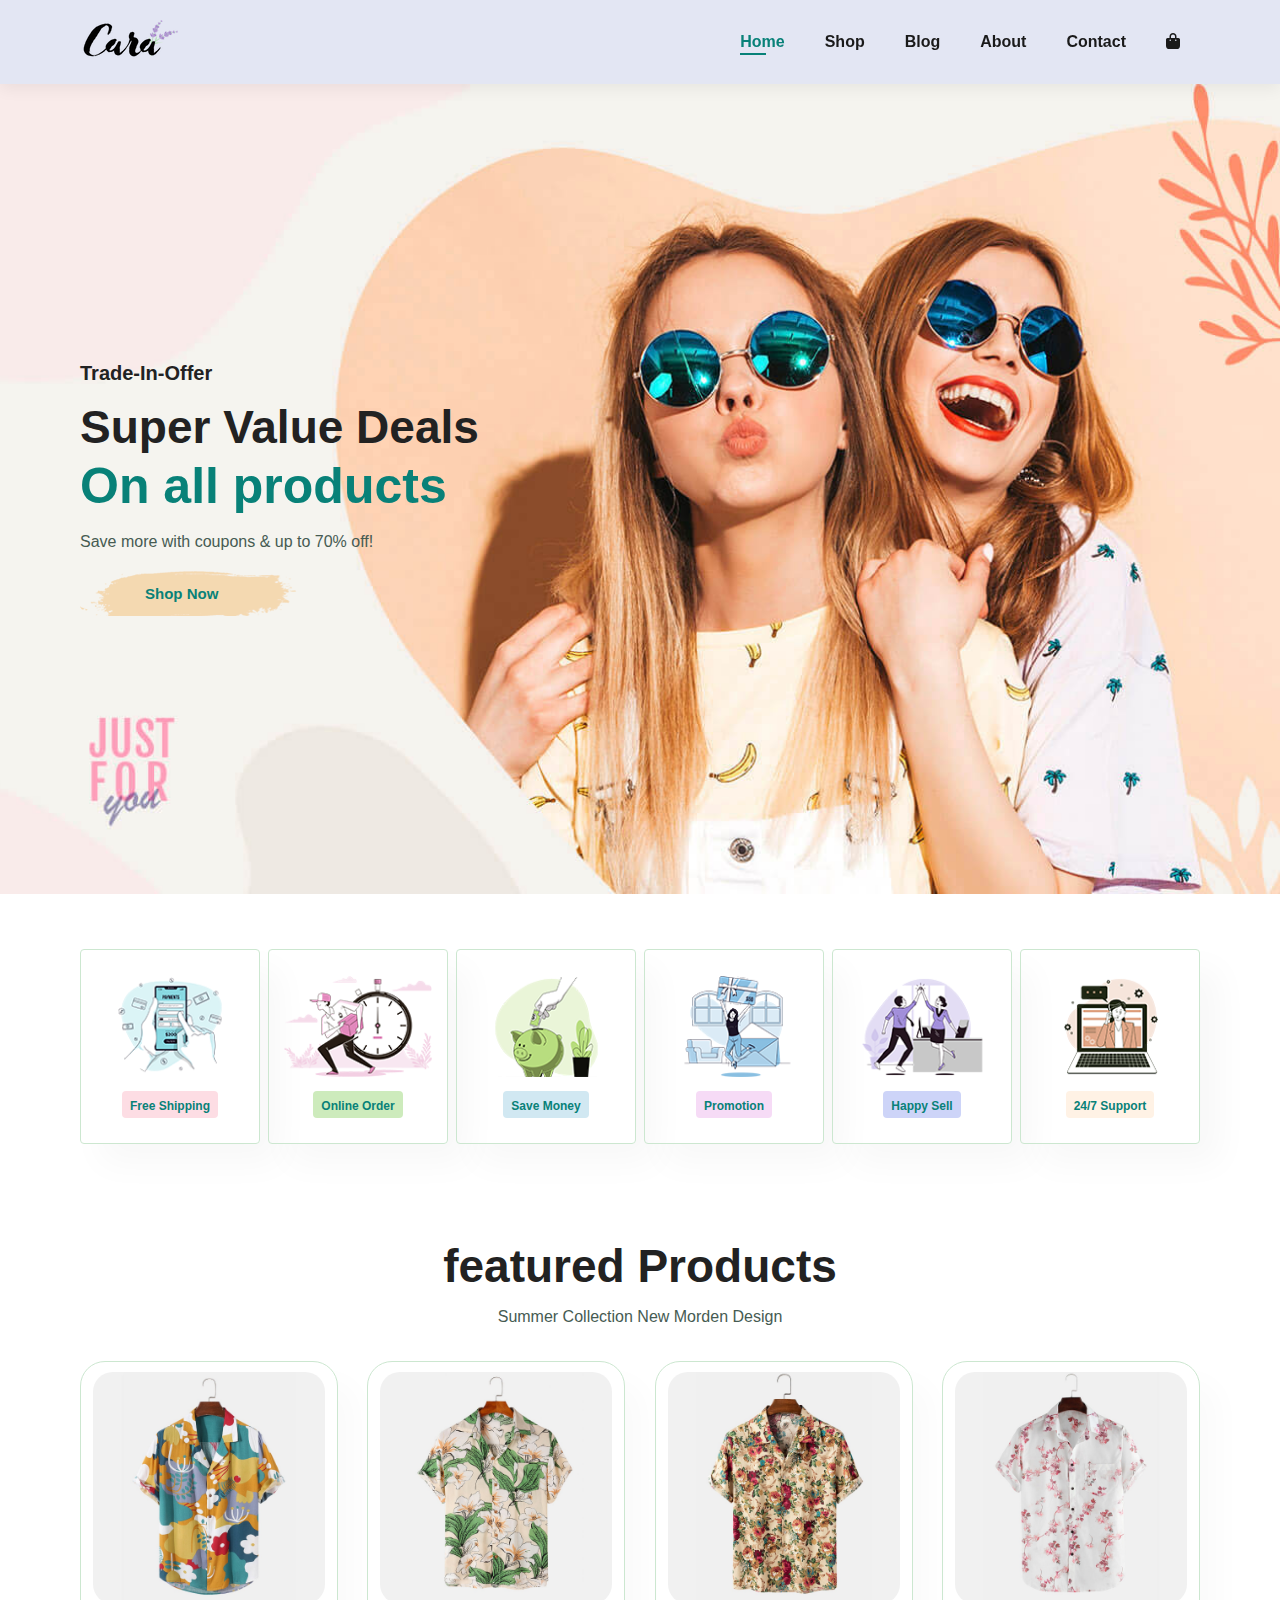
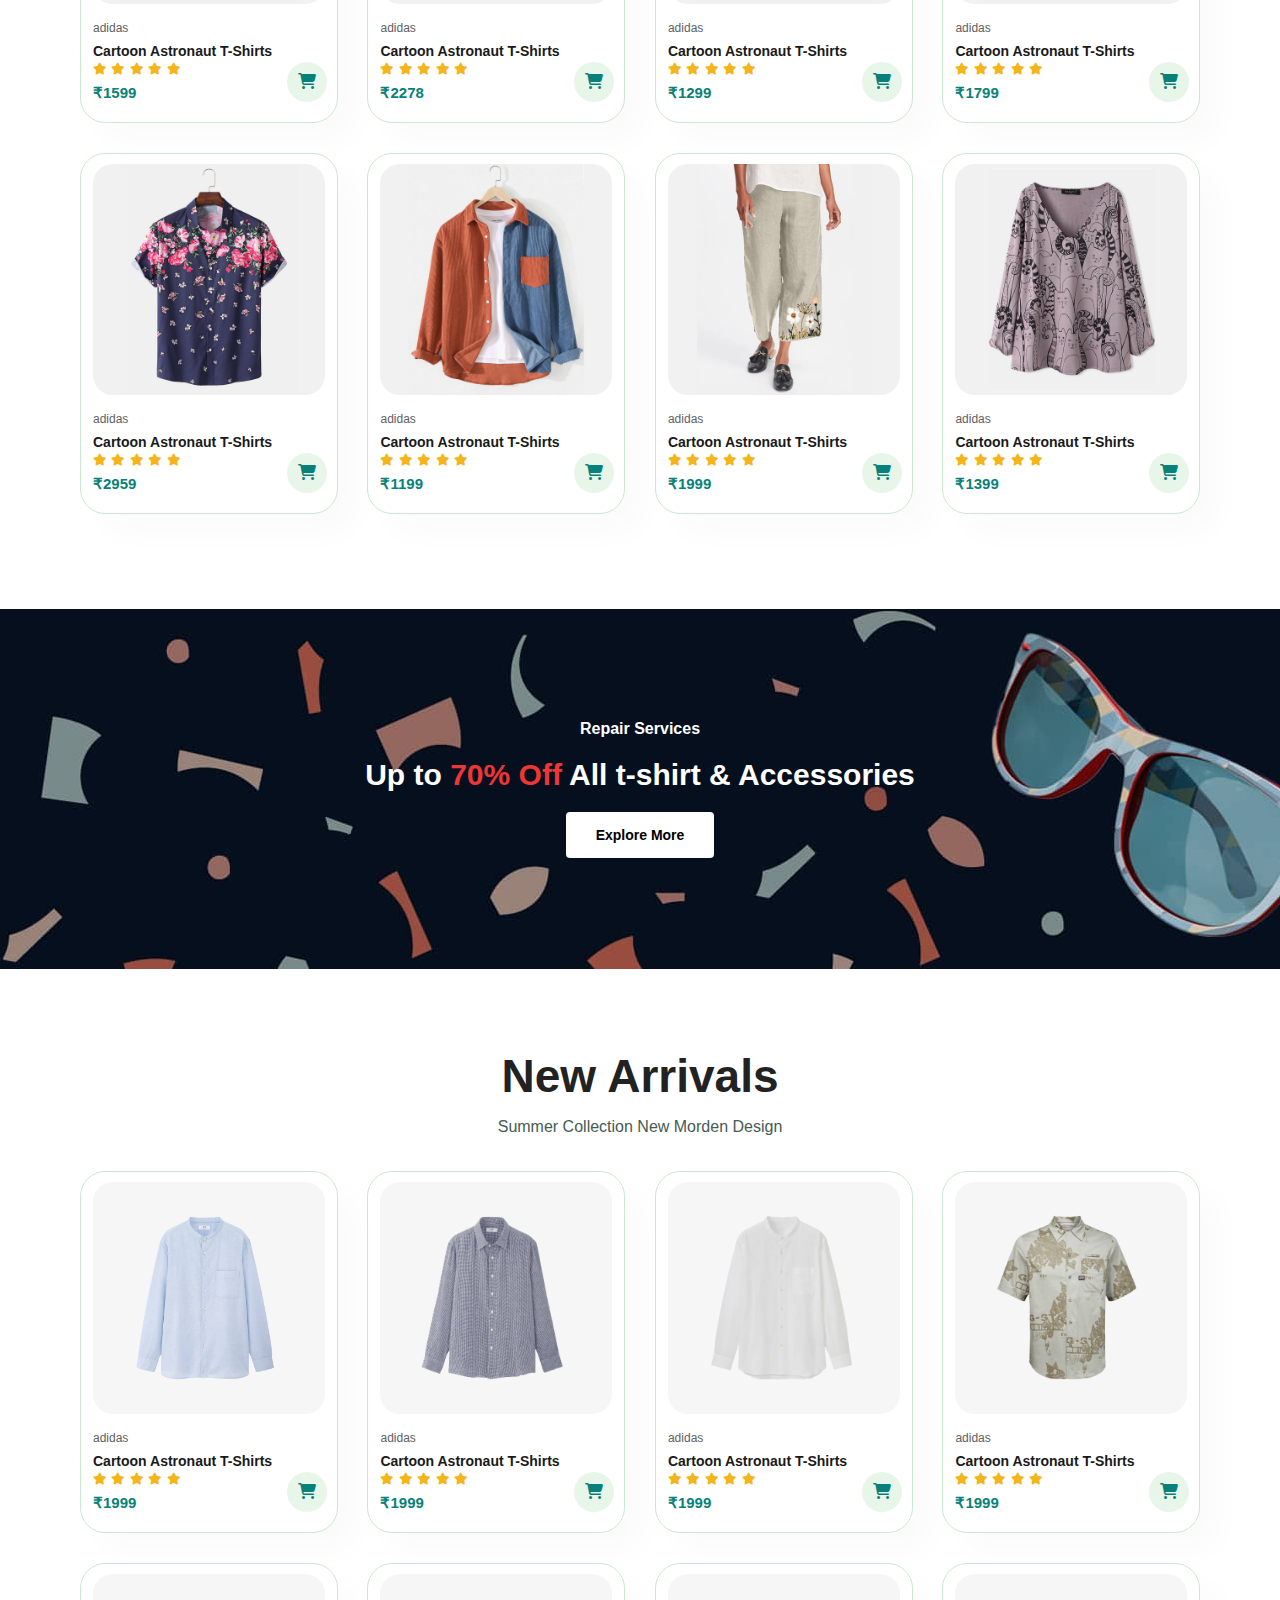
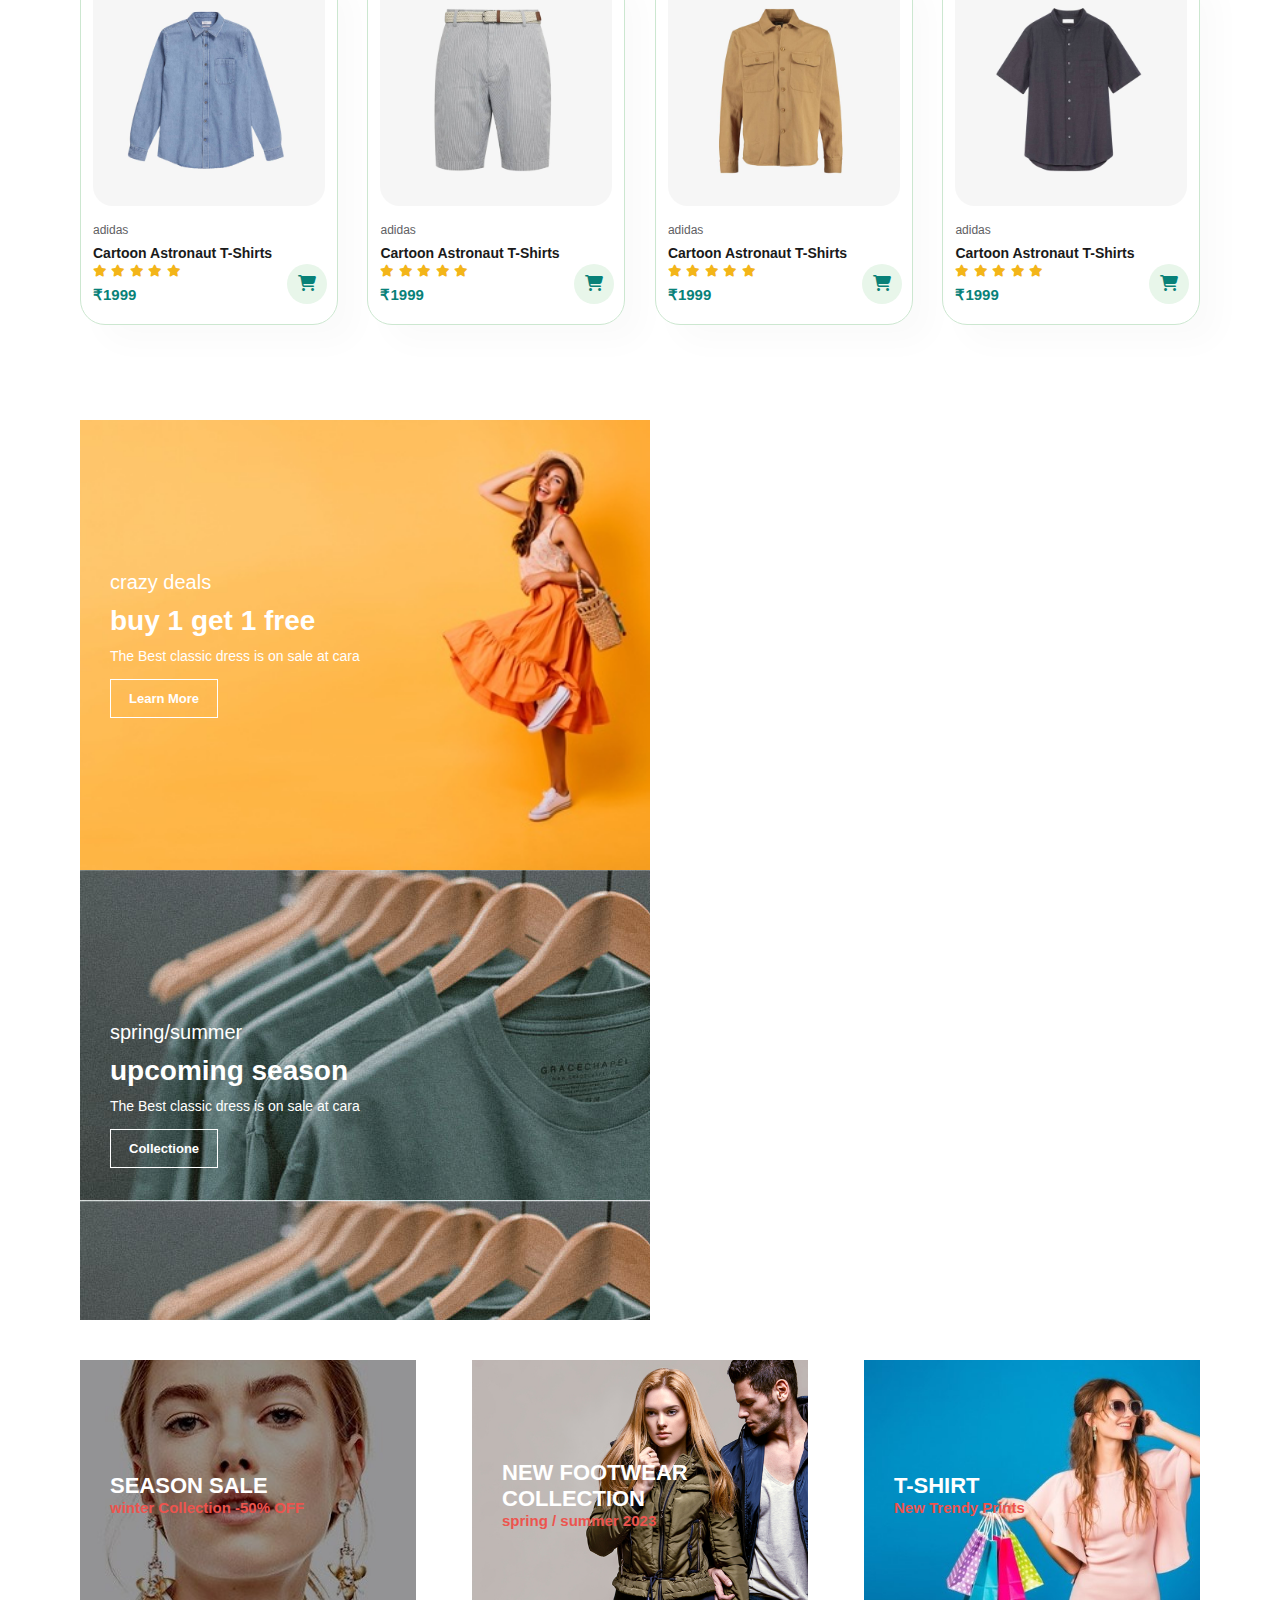
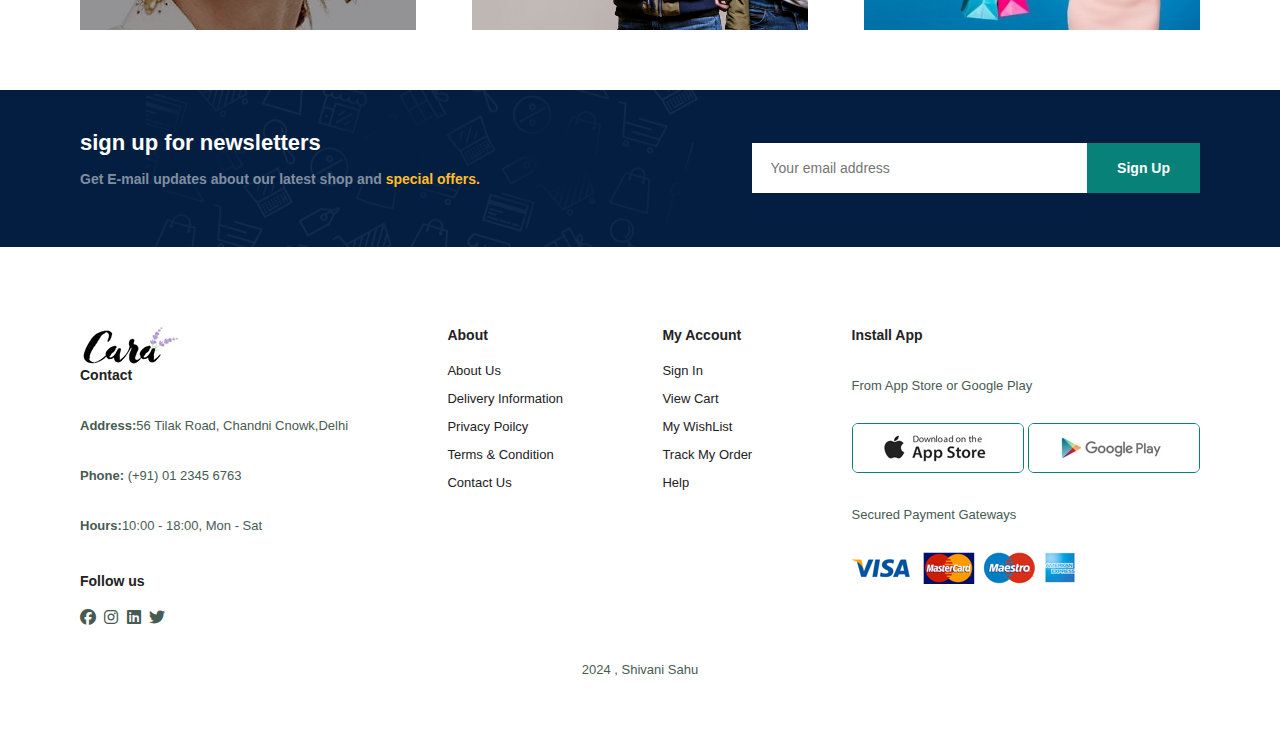
<file: index.html>
<!DOCTYPE html>
<html lang="en">
<head>
    <meta charset="UTF-8">
    <meta name="viewport" content="width=device-width, initial-scale=1.0">
    <title>Cara - Your Ecommerce App</title>
    <link rel="shortcut icon" href="./assets/logo.png" type="image/.png">
    <link rel="stylesheet" href="https://cdnjs.cloudflare.com/ajax/libs/font-awesome/6.4.0/css/all.min.css"/>
    <link rel="stylesheet" href="./css/style.css">
    <link rel="stylesheet" href="./css/responsiveHome.css">
</head>
<body>
    <section id="header">
        <a href="./index.html"><img src="./assets/logo.png" alt="logo" class="logo"></a>
        <div>
            <ul id="navbar">
                <li><a class="active" href="/index.html">Home</a></li>
                <li><a href="./sub-pages/shop.html">Shop</a></li>
                <li><a href="./sub-pages/blog.html">Blog</a></li>
                <li><a href="./sub-pages/about.html">About</a></li>
                <li><a href="./sub-pages/contact.html">Contact</a></li>
                <li class="lg-bag"><a href="./sub-pages/cart.html"><i class="fa-solid fa-bag-shopping"></i></a></li>
                <a href="#" id="close"><i class="fa-solid fa-xmark"></i></a>
            </ul>
        </div>
        <div id="mobile">
            
            <a href="./sub-pages/cart.html"><i class="fa-solid fa-bag-shopping"></i></a>
            <i  id="bar" class="fa-solid fa-bars"></i>
        </div>
    </section>
    <section id="hero">
        <h4>Trade-In-Offer</h4>
        <h2>Super Value Deals</h2>
        <h1>On all products</h1>
        <p>Save more with coupons & up to 70% off!</p>
        <button> Shop Now</button>
    </section>
    <section id="feature" class="section-p1">
        <div class="fe-box">
            <img src="./assets/features/f1.png" alt="F-1">
            <h6>Free Shipping</h6>
        </div>
        <div class="fe-box">
            <img src="./assets/features/f2.png" alt="F-1">
            <h6>Online Order</h6>
        </div>
        <div class="fe-box">
            <img src="./assets/features/f3.png" alt="F-1">
            <h6>Save Money</h6>
        </div>
        <div class="fe-box">
            <img src="./assets/features/f4.png" alt="F-1">
            <h6>Promotion</h6>
        </div>
        <div class="fe-box">
            <img src="./assets/features/f5.png" alt="F-1">
            <h6>Happy Sell</h6>
        </div>
        <div class="fe-box">
            <img src="./assets/features/f6.png" alt="F-1">
            <h6>24/7 Support</h6>
        </div>
    </section> 
    <section id="product1" class="section-p1">
        <h2>featured Products</h2>
        <p>Summer Collection New Morden Design</p>
        <div class="pro-container">
            <div class="pro">
                <img src="./assets/products/f1.jpg" alt="P-1">
                <div class="des">
                    <span>adidas</span>
                    <h5>Cartoon Astronaut T-Shirts</h5>
                    <div class="star">
                        <i class="fa-solid fa-star"></i>
                        <i class="fa-solid fa-star"></i>
                        <i class="fa-solid fa-star"></i>
                        <i class="fa-solid fa-star"></i>
                        <i class="fa-solid fa-star"></i>
                    </div>
                    <h4>₹1599</h4>
                </div>
                <a href="#" class="cart"><i class="fa-solid fa-cart-shopping"></i></a>
            </div>
            <div class="pro">
                <img src="./assets/products/f2.jpg" alt="P-2">
                <div class="des">
                    <span>adidas</span>
                    <h5>Cartoon Astronaut T-Shirts</h5>
                    <div class="star">
                        <i class="fa-solid fa-star"></i>
                        <i class="fa-solid fa-star"></i>
                        <i class="fa-solid fa-star"></i>
                        <i class="fa-solid fa-star"></i>
                        <i class="fa-solid fa-star"></i>
                    </div>
                    <h4>₹2278</h4>
                </div>
                <a href="#" class="cart"><i class="fa-solid fa-cart-shopping"></i></a>
            </div>
            <div class="pro">
                <img src="./assets/products/f3.jpg" alt="P-3">
                <div class="des">
                    <span>adidas</span>
                    <h5>Cartoon Astronaut T-Shirts</h5>
                    <div class="star">
                        <i class="fa-solid fa-star"></i>
                        <i class="fa-solid fa-star"></i>
                        <i class="fa-solid fa-star"></i>
                        <i class="fa-solid fa-star"></i>
                        <i class="fa-solid fa-star"></i>
                    </div>
                    <h4>₹1299</h4>
                </div>
                <a href="#" class="cart"><i class="fa-solid fa-cart-shopping"></i></a>
            </div>
            <div class="pro">
                <img src="./assets/products/f4.jpg" alt="P-4">
                <div class="des">
                    <span>adidas</span>
                    <h5>Cartoon Astronaut T-Shirts</h5>
                    <div class="star">
                        <i class="fa-solid fa-star"></i>
                        <i class="fa-solid fa-star"></i>
                        <i class="fa-solid fa-star"></i>
                        <i class="fa-solid fa-star"></i>
                        <i class="fa-solid fa-star"></i>
                    </div>
                    <h4>₹1799</h4>
                </div>
                <a href="#" class="cart"><i class="fa-solid fa-cart-shopping"></i></a>
            </div>
            <div class="pro">
                <img src="./assets/products/f5.jpg" alt="P-5">
                <div class="des">
                    <span>adidas</span>
                    <h5>Cartoon Astronaut T-Shirts</h5>
                    <div class="star">
                        <i class="fa-solid fa-star"></i>
                        <i class="fa-solid fa-star"></i>
                        <i class="fa-solid fa-star"></i>
                        <i class="fa-solid fa-star"></i>
                        <i class="fa-solid fa-star"></i>
                    </div>
                    <h4>₹2959</h4>
                </div>
                <a href="#" class="cart"><i class="fa-solid fa-cart-shopping"></i></a>
            </div>
            <div class="pro">
                <img src="./assets/products/f6.jpg" alt="P-6">
                <div class="des">
                    <span>adidas</span>
                    <h5>Cartoon Astronaut T-Shirts</h5>
                    <div class="star">
                        <i class="fa-solid fa-star"></i>
                        <i class="fa-solid fa-star"></i>
                        <i class="fa-solid fa-star"></i>
                        <i class="fa-solid fa-star"></i>
                        <i class="fa-solid fa-star"></i>
                    </div>
                    <h4>₹1199</h4>
                </div>
                <a href="#" class="cart"><i class="fa-solid fa-cart-shopping"></i></a>
            </div>
            <div class="pro">
                <img src="./assets/products/f7.jpg" alt="P-7">
                <div class="des">
                    <span>adidas</span>
                    <h5>Cartoon Astronaut T-Shirts</h5>
                    <div class="star">
                        <i class="fa-solid fa-star"></i>
                        <i class="fa-solid fa-star"></i>
                        <i class="fa-solid fa-star"></i>
                        <i class="fa-solid fa-star"></i>
                        <i class="fa-solid fa-star"></i>
                    </div>
                    <h4>₹1999</h4>
                </div>
                <a href="#" class="cart"><i class="fa-solid fa-cart-shopping"></i></a>
            </div>
            <div class="pro">
                <img src="./assets/products/f8.jpg" alt="P-8">
                <div class="des">
                    <span>adidas</span>
                    <h5>Cartoon Astronaut T-Shirts</h5>
                    <div class="star">
                        <i class="fa-solid fa-star"></i>
                        <i class="fa-solid fa-star"></i>
                        <i class="fa-solid fa-star"></i>
                        <i class="fa-solid fa-star"></i>
                        <i class="fa-solid fa-star"></i>
                    </div>
                    <h4>₹1399</h4>
                </div>
                <a href="#" class="cart"><i class="fa-solid fa-cart-shopping"></i></a>
            </div>
        </div>
    </section>
    <section id="banner" class="section-m1">
        <h4>Repair Services</h4>
        <h2>Up to <span>70% Off</span> All t-shirt & Accessories</h2>
        <button class="normal">Explore More</button>
    </section>
    <section id="product1" class="section-p1">
        <h2>New Arrivals</h2>
        <p>Summer Collection New Morden Design</p>
        <div class="pro-container">
            <div class="pro">
                <img src="./assets/products/n1.jpg" alt="N-1">
                <div class="des">
                    <span>adidas</span>
                    <h5>Cartoon Astronaut T-Shirts</h5>
                    <div class="star">
                        <i class="fa-solid fa-star"></i>
                        <i class="fa-solid fa-star"></i>
                        <i class="fa-solid fa-star"></i>
                        <i class="fa-solid fa-star"></i>
                        <i class="fa-solid fa-star"></i>
                    </div>
                    <h4>₹1999</h4>
                </div>
                <a href="#" class="cart"><i class="fa-solid fa-cart-shopping"></i></a>
            </div>
            <div class="pro">
                <img src="./assets/products/n2.jpg" alt="N-2">
                <div class="des">
                    <span>adidas</span>
                    <h5>Cartoon Astronaut T-Shirts</h5>
                    <div class="star">
                        <i class="fa-solid fa-star"></i>
                        <i class="fa-solid fa-star"></i>
                        <i class="fa-solid fa-star"></i>
                        <i class="fa-solid fa-star"></i>
                        <i class="fa-solid fa-star"></i>
                    </div>
                    <h4>₹1999</h4>
                </div>
                <a href="#" class="cart"><i class="fa-solid fa-cart-shopping"></i></a>
            </div>
            <div class="pro">
                <img src="./assets/products/n3.jpg" alt="N-3">
                <div class="des">
                    <span>adidas</span>
                    <h5>Cartoon Astronaut T-Shirts</h5>
                    <div class="star">
                        <i class="fa-solid fa-star"></i>
                        <i class="fa-solid fa-star"></i>
                        <i class="fa-solid fa-star"></i>
                        <i class="fa-solid fa-star"></i>
                        <i class="fa-solid fa-star"></i>
                    </div>
                    <h4>₹1999</h4>
                </div>
                <a href="#" class="cart"><i class="fa-solid fa-cart-shopping"></i></a>
            </div>
            <div class="pro">
                <img src="./assets/products/n4.jpg" alt="N-4">
                <div class="des">
                    <span>adidas</span>
                    <h5>Cartoon Astronaut T-Shirts</h5>
                    <div class="star">
                        <i class="fa-solid fa-star"></i>
                        <i class="fa-solid fa-star"></i>
                        <i class="fa-solid fa-star"></i>
                        <i class="fa-solid fa-star"></i>
                        <i class="fa-solid fa-star"></i>
                    </div>
                    <h4>₹1999</h4>
                </div>
                <a href="#" class="cart"><i class="fa-solid fa-cart-shopping"></i></a>
            </div>
            <div class="pro">
                <img src="./assets/products/n5.jpg" alt="N-5">
                <div class="des">
                    <span>adidas</span>
                    <h5>Cartoon Astronaut T-Shirts</h5>
                    <div class="star">
                        <i class="fa-solid fa-star"></i>
                        <i class="fa-solid fa-star"></i>
                        <i class="fa-solid fa-star"></i>
                        <i class="fa-solid fa-star"></i>
                        <i class="fa-solid fa-star"></i>
                    </div>
                    <h4>₹1999</h4>
                </div>
                <a href="#" class="cart"><i class="fa-solid fa-cart-shopping"></i></a>
            </div>
            <div class="pro">
                <img src="./assets/products/n6.jpg" alt="N-6">
                <div class="des">
                    <span>adidas</span>
                    <h5>Cartoon Astronaut T-Shirts</h5>
                    <div class="star">
                        <i class="fa-solid fa-star"></i>
                        <i class="fa-solid fa-star"></i>
                        <i class="fa-solid fa-star"></i>
                        <i class="fa-solid fa-star"></i>
                        <i class="fa-solid fa-star"></i>
                    </div>
                    <h4>₹1999</h4>
                </div>
                <a href="#" class="cart"><i class="fa-solid fa-cart-shopping"></i></a>
            </div>
            <div class="pro">
                <img src="./assets/products/n7.jpg" alt="N-7">
                <div class="des">
                    <span>adidas</span>
                    <h5>Cartoon Astronaut T-Shirts</h5>
                    <div class="star">
                        <i class="fa-solid fa-star"></i>
                        <i class="fa-solid fa-star"></i>
                        <i class="fa-solid fa-star"></i>
                        <i class="fa-solid fa-star"></i>
                        <i class="fa-solid fa-star"></i>
                    </div>
                    <h4>₹1999</h4>
                </div>
                <a href="#" class="cart"><i class="fa-solid fa-cart-shopping"></i></a>
            </div>
            <div class="pro">
                <img src="./assets/products/n8.jpg" alt="N-8">
                <div class="des">
                    <span>adidas</span>
                    <h5>Cartoon Astronaut T-Shirts</h5>
                    <div class="star">
                        <i class="fa-solid fa-star"></i>
                        <i class="fa-solid fa-star"></i>
                        <i class="fa-solid fa-star"></i>
                        <i class="fa-solid fa-star"></i>
                        <i class="fa-solid fa-star"></i>
                    </div>
                    <h4>₹1999</h4>
                </div>
                <a href="#" class="cart"><i class="fa-solid fa-cart-shopping"></i></a>
            </div>
            
            </div>
        </div>
    </section>
    <section id="sm-banner" class="section-p1">
        <div class="bannner-box">
            <h4>crazy deals</h4>
            <h2>buy 1 get 1 free</h2>
            <span>The Best classic dress is on sale at cara</span>
            <button class="white">Learn More</button>
        </div>
        <div class="bannner-box">
            <h4>spring/summer</h4>
            <h2>upcoming season</h2>
            <span>The Best classic dress is on sale at cara</span>
            <button class="white">Collectione</button>
        </div>
    </section>
    <section id="banner3">
        <div class="banner-box">
            <h4>SEASON SALE</h4>
            <h3>winter Collection -50% OFF</h3>
        </div>
        <div class="banner-box banner-box2">
            <h4>NEW FOOTWEAR COLLECTION</h4>
            <h3>spring / summer 2023</h3>
        </div>
        <div class="banner-box banner-box3">
            <h4>T-SHIRT</h4>
            <h3>New Trendy Prints</h3>
        </div>
    </section>
    <section id="newsletter" class="section-p1 section-m1">
        <div class="newstext">
            <h4>sign up for newsletters</h4>
            <p>Get E-mail updates about our latest shop and <span>special offers.</span></p>
        </div>
        <div class="form">
            <input type="text" placeholder="Your email address">
            <button class="normal">Sign Up</button>
        </div>
    </section>
    <footer class="section-p1">
        <div class="col">
            <img src="./assets/logo.png" alt="logo" class="logoS">
            <h4>Contact</h4>
            <p><strong>Address:</strong>56 Tilak Road, Chandni Cnowk,Delhi</p>
            <p><strong>Phone:</strong> (+91) 01 2345 6763</p>
            <p><strong>Hours:</strong>10:00 - 18:00, Mon - Sat</p>
            <div class="follow">
                <h4>Follow us</h4>
                <div class="icon">
                    <i class="fa-brands fa-facebook"></i>
                    <i class="fa-brands fa-instagram"></i>
                    <i class="fa-brands fa-linkedin"></i>
                    <i class="fa-brands fa-twitter"></i>
                </div>
            </div>
        </div>
        <div class="col">
            <h4>About</h4>
            <a href="#">About Us</a>
            <a href="#">Delivery Information</a>
            <a href="#">Privacy Poilcy</a>
            <a href="#">Terms & Condition</a>
            <a href="#">Contact Us</a>
        </div>
        <div class="col">
            <h4>My Account </h4>
            <a href="#">Sign In</a>
            <a href="#">View Cart</a>
            <a href="#">My WishList</a>
            <a href="#">Track My Order</a>
            <a href="#">Help</a>
        </div>
        <div class="col install">
            <h4>Install App</h4>
            <p>From App Store or Google Play</p>
            <div class="row">
                <img src="./assets/pay/app.jpg" alt="app">
                <img src="./assets/pay/play.jpg" alt="play">
            </div>
            <p>Secured Payment Gateways</p>
            <img src="./assets/pay/pay.png" alt="pay">
        </div>
        <div class="copyright">
            <p>2024 , Shivani Sahu </p>
        </div>
    </footer>
   <script src="./js/responsiveHome.js"></script>
</body>
</html>
</file>
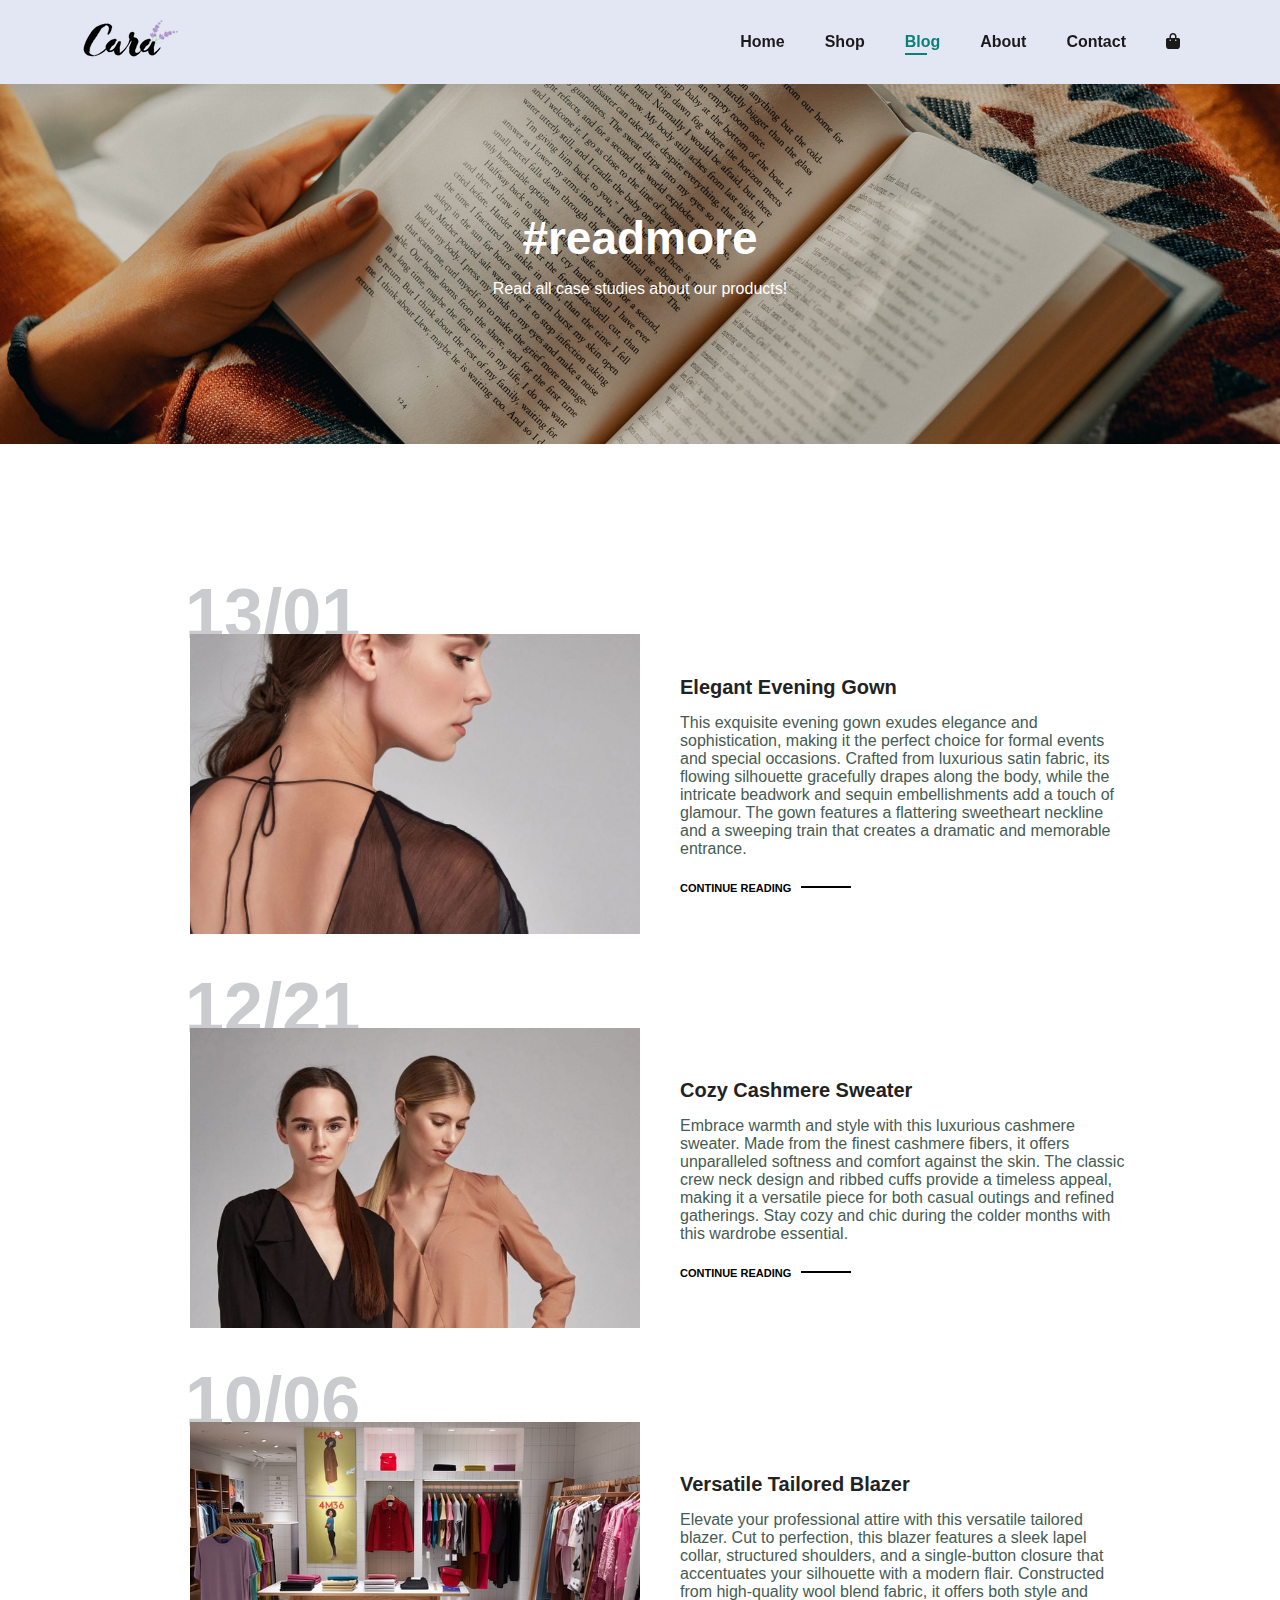
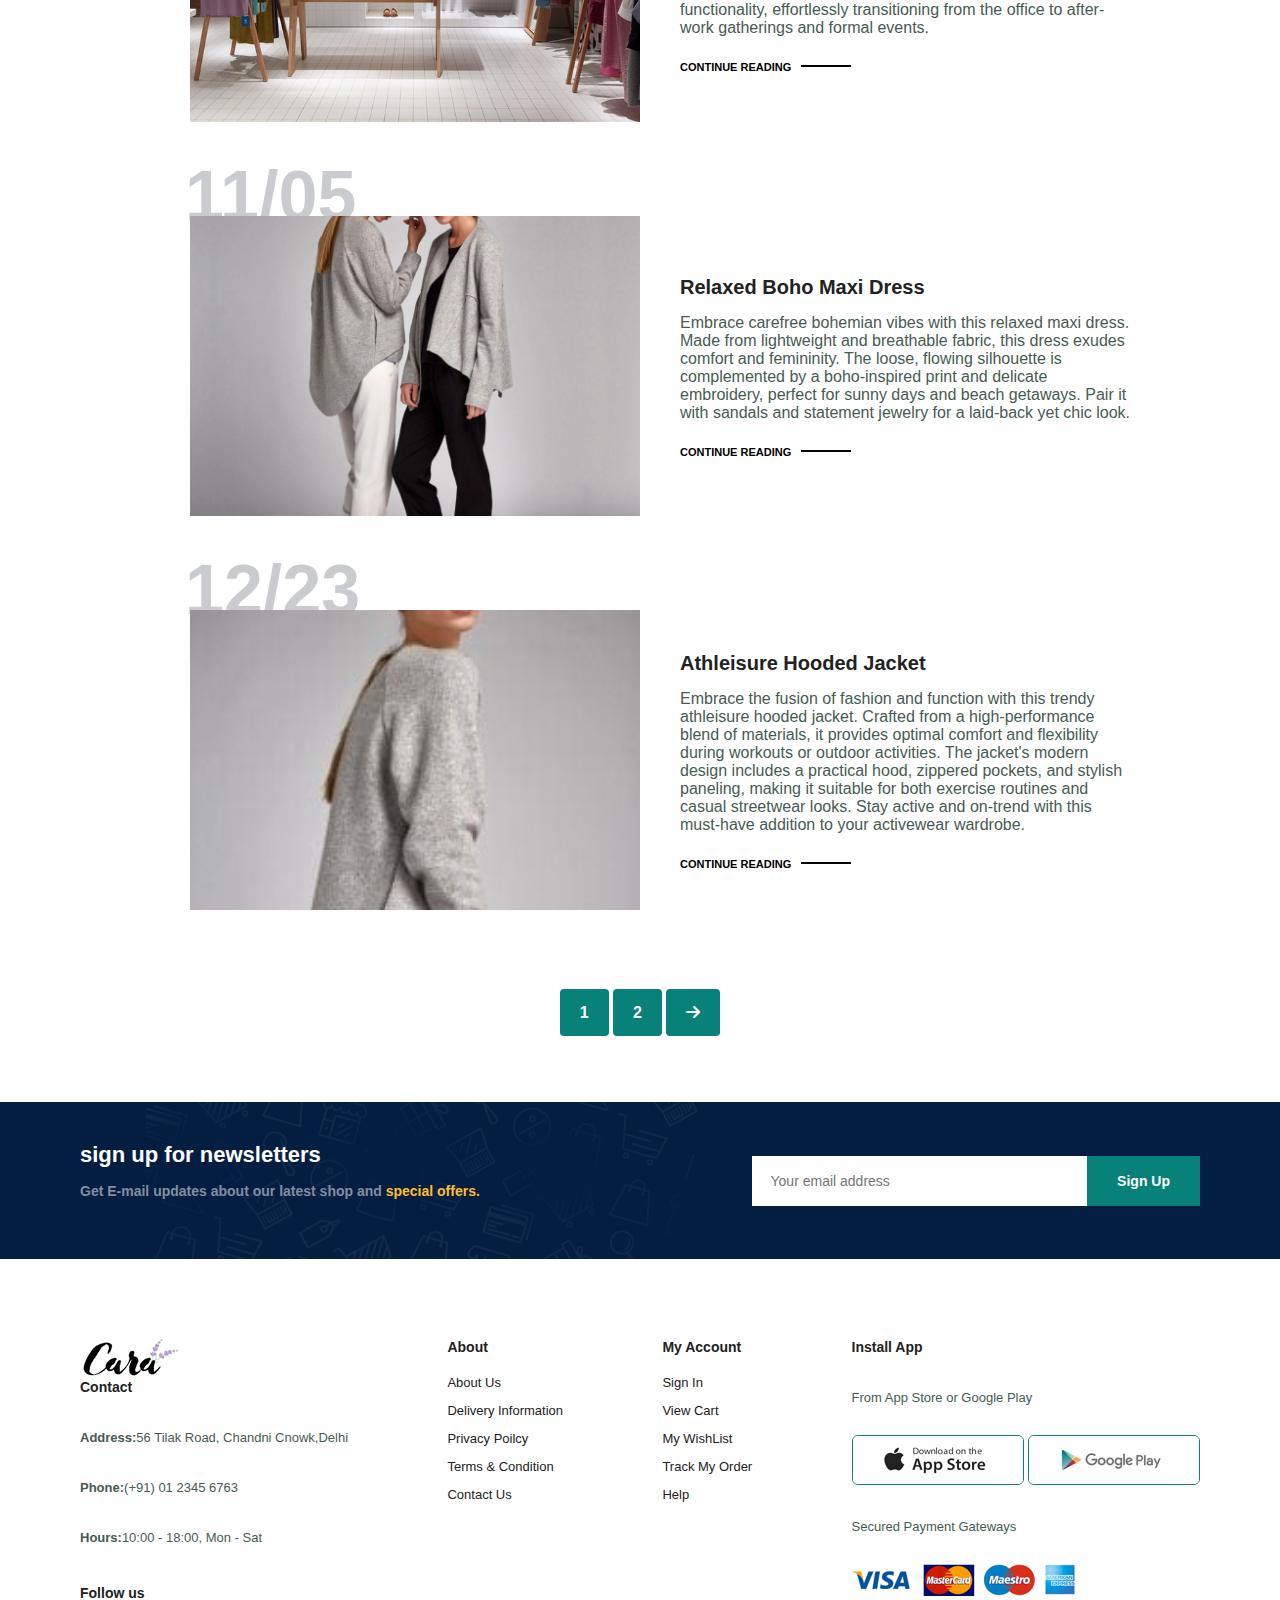
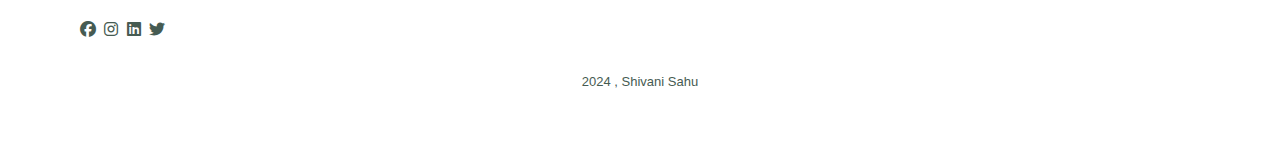
<file: sub-pages/blog.html>
<!DOCTYPE html>
<html lang="en">
<head>
    <meta charset="UTF-8">
    <meta name="viewport" content="width=device-width, initial-scale=1.0">
    <title>Blog</title>
    <link rel="shortcut icon" href="../assets/icon.png" type="image/.png">
    <link rel="stylesheet" href="https://cdnjs.cloudflare.com/ajax/libs/font-awesome/6.4.0/css/all.min.css"/>
    <link rel="stylesheet" href="../css/style.css">
    <link rel="stylesheet" href="../css/responsiveHome.css">
    <link rel="stylesheet" href="../css/blog.css">
    <link rel="stylesheet" href="../css/shop.css">
</head>
<body>
    <section id="header">
        <a href="../index.html"><img src="../assets/logo.png" alt="logo" class="logo"></a>
        <div>
            <ul id="navbar">
                <li><a  href="../index.html">Home</a></li>
                <li><a  href="../sub-pages/shop.html">Shop</a></li>
                <li><a class="active" href="../sub-pages/blog.html">Blog</a></li>
                <li><a href="../sub-pages/about.html">About</a></li>
                <li><a href="../sub-pages/contact.html">Contact</a></li>
                <li class="lg-bag"><a href="../sub-pages/cart.html"><i class="fa-solid fa-bag-shopping"></i></a></li>
                <a href="#" id="close"><i class="fa-solid fa-xmark"></i></a>
            </ul>
        </div>
        <div id="mobile">
            
            <a href="./sub-pages/cart.html"><i class="fa-solid fa-bag-shopping"></i></a>
            <i  id="bar" class="fa-solid fa-bars"></i>
        </div>
    </section>
    <section id="page-header" class="blog-header">
        <h2>#readmore</h2>
        <p>Read all case studies about our products!</p>
    </section> 
    <section id="blog">
        <div class="blog-box">
            <div class="blog-img">
                <img src="../assets/blog/b1.jpg" alt="B-1">
            </div>
            <div class="blog-details">
                <h4>Elegant Evening Gown</h4>
                <p>This exquisite evening gown exudes elegance and sophistication, making it the perfect choice for formal events and special occasions. Crafted from luxurious satin fabric, its flowing silhouette gracefully drapes along the body, while the intricate beadwork and sequin embellishments add a touch of glamour. The gown features a flattering sweetheart neckline and a sweeping train that creates a dramatic and memorable entrance.</p>
                <a href="#">CONTINUE READING</a>
            </div>
            <h1>13/01</h1>
        </div>
        <div class="blog-box">
            <div class="blog-img">
                <img src="../assets/blog/b2.jpg" alt="B-2">
            </div>
            <div class="blog-details">
                <h4>Cozy Cashmere Sweater</h4>
                <p>Embrace warmth and style with this luxurious cashmere sweater. Made from the finest cashmere fibers, it offers unparalleled softness and comfort against the skin. The classic crew neck design and ribbed cuffs provide a timeless appeal, making it a versatile piece for both casual outings and refined gatherings. Stay cozy and chic during the colder months with this wardrobe essential.</p>
                <a href="#">CONTINUE READING</a>
            </div>
            <h1>12/21</h1>
        </div>
        <div class="blog-box">
            <div class="blog-img">
                <img src="../assets/blog/b3.jpg" alt="B-3">
            </div>
            <div class="blog-details">
                <h4>Versatile Tailored Blazer</h4>
                <p>Elevate your professional attire with this versatile tailored blazer. Cut to perfection, this blazer features a sleek lapel collar, structured shoulders, and a single-button closure that accentuates your silhouette with a modern flair. Constructed from high-quality wool blend fabric, it offers both style and functionality, effortlessly transitioning from the office to after-work gatherings and formal events.</p>
                <a href="#">CONTINUE READING</a>
            </div>
            <h1>10/06</h1>
        </div>
        <div class="blog-box">
            <div class="blog-img">
                <img src="../assets/blog/b4.jpg" alt="B-4">
            </div>
            <div class="blog-details">
                <h4>Relaxed Boho Maxi Dress</h4>
                <p>Embrace carefree bohemian vibes with this relaxed maxi dress. Made from lightweight and breathable fabric, this dress exudes comfort and femininity. The loose, flowing silhouette is complemented by a boho-inspired print and delicate embroidery, perfect for sunny days and beach getaways. Pair it with sandals and statement jewelry for a laid-back yet chic look.</p>
                <a href="#">CONTINUE READING</a>
            </div>
            <h1>11/05</h1>
        </div>
        <div class="blog-box">
            <div class="blog-img">
                <img src="../assets/blog/b5.jpg" alt="B-5">
            </div>
            <div class="blog-details">
                <h4>Athleisure Hooded Jacket</h4>
                <p>Embrace the fusion of fashion and function with this trendy athleisure hooded jacket. Crafted from a high-performance blend of materials, it provides optimal comfort and flexibility during workouts or outdoor activities. The jacket's modern design includes a practical hood, zippered pockets, and stylish paneling, making it suitable for both exercise routines and casual streetwear looks. Stay active and on-trend with this must-have addition to your activewear wardrobe.</p>
                <a href="#">CONTINUE READING</a>
            </div>
            <h1>12/23</h1>
        </div>
    </section>
    <section id="pagination" class="section-p1">
        <a href="#">1</a>
        <a href="#">2</a>
        <a href="#"><i class="fa-solid fa-arrow-right"></i></a>
    </section>
    </section>
    <section id="newsletter" class="section-p1 section-m1">
        <div class="newstext">
            <h4>sign up for newsletters</h4>
            <p>Get E-mail updates about our latest shop and <span>special offers.</span></p>
        </div>
        <div class="form">
            <input type="text" placeholder="Your email address">
            <button class="normal">Sign Up</button>
        </div>
    </section>
    <footer class="section-p1">
        <div class="col">
            <img src="../assets/logo.png" alt="logo" class="logoS">
            <h4>Contact</h4>
            <p><strong>Address:</strong>56 Tilak Road, Chandni Cnowk,Delhi</p>
            <p><strong>Phone:</strong>(+91) 01 2345 6763</p>
            <p><strong>Hours:</strong>10:00 - 18:00, Mon - Sat</p>
            <div class="follow">
                <h4>Follow us</h4>
                <div class="icon">
                    <i class="fa-brands fa-facebook"></i>
                    <i class="fa-brands fa-instagram"></i>
                    <i class="fa-brands fa-linkedin"></i>
                    <i class="fa-brands fa-twitter"></i>
                </div>
            </div>
        </div>
        <div class="col">
            <h4>About</h4>
            <a href="#">About Us</a>
            <a href="#">Delivery Information</a>
            <a href="#">Privacy Poilcy</a>
            <a href="#">Terms & Condition</a>
            <a href="#">Contact Us</a>
        </div>
        <div class="col">
            <h4>My Account </h4>
            <a href="#">Sign In</a>
            <a href="#">View Cart</a>
            <a href="#">My WishList</a>
            <a href="#">Track My Order</a>
            <a href="#">Help</a>
        </div>
        <div class="col install">
            <h4>Install App</h4>
            <p>From App Store or Google Play</p>
            <div class="row">
                <img src="../assets/pay/app.jpg" alt="app">
                <img src="../assets/pay/play.jpg" alt="play">
            </div>
            <p>Secured Payment Gateways</p>
            <img src="../assets/pay/pay.png" alt="pay">
        </div>
        <div class="copyright">
            <p>2024 , Shivani Sahu</p>
        </div>
    </footer>
   <script src="../js/responsiveHome.js"></script>
</body>
</html>
</file>
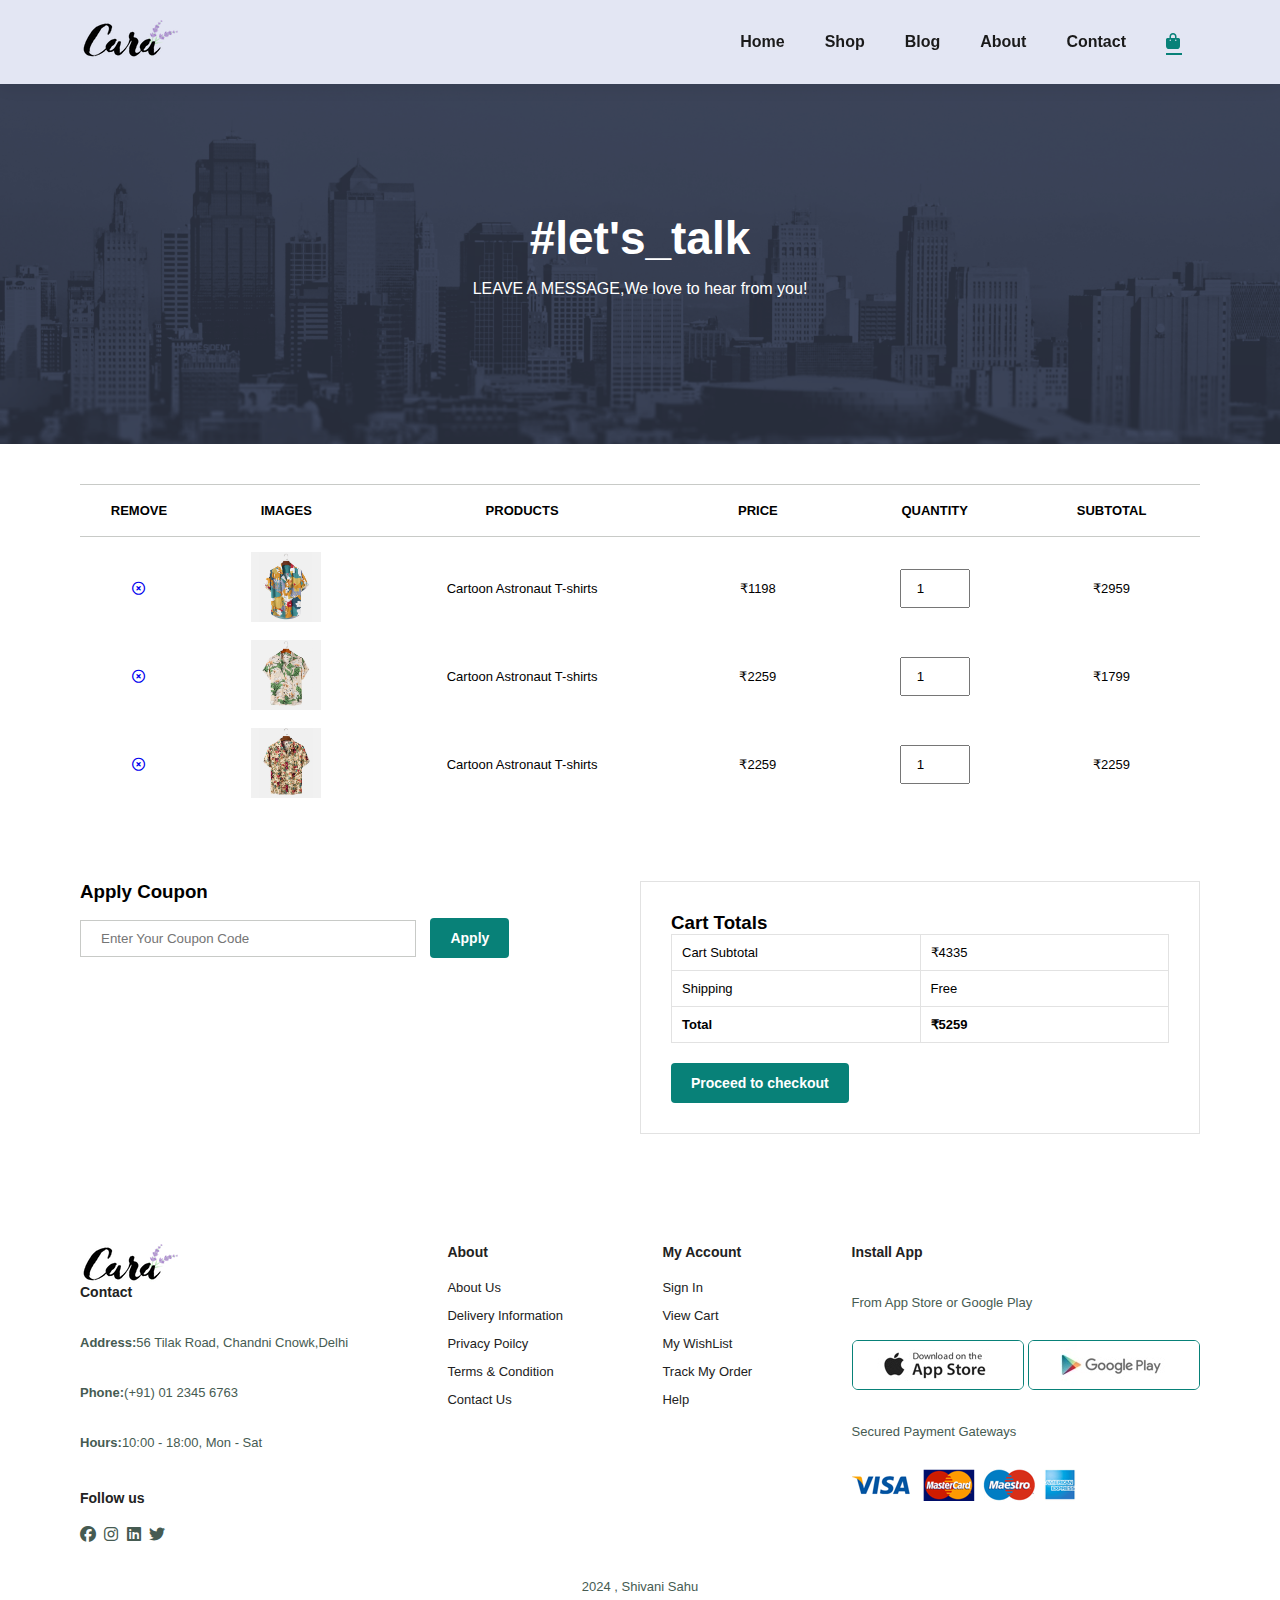
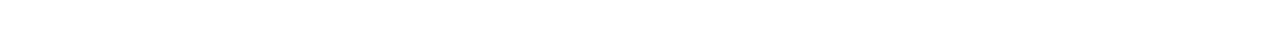
<file: sub-pages/cart.html>
<!DOCTYPE html>
<html lang="en">
  <head>
    <meta charset="UTF-8" />
    <meta name="viewport" content="width=device-width, initial-scale=1.0" />
    <title>Cart</title>
    <link rel="shortcut icon" href="../assets/icon.png" type="image/.png" />
    <link
      rel="stylesheet"
      href="https://cdnjs.cloudflare.com/ajax/libs/font-awesome/6.4.0/css/all.min.css"
    />
    <link rel="stylesheet" href="../css/style.css" />
    <link rel="stylesheet" href="../css/responsiveHome.css" />
    <link rel="stylesheet" href="../css/blog.css" />
    <link rel="stylesheet" href="../css/shop.css" />
    <link rel="stylesheet" href="../css/about.css" />
    <link rel="stylesheet" href="../css/contact.css" />
    <link rel="stylesheet" href="../css/cart.css" />
  </head>
  <body>
    <section id="header">
      <a href="../index.html"
        ><img src="../assets/logo.png" alt="logo" class="logo"
      /></a>
      <div>
        <ul id="navbar">
          <li><a href="../index.html">Home</a></li>
          <li><a href="../sub-pages/shop.html">Shop</a></li>
          <li><a href="../sub-pages/blog.html">Blog</a></li>
          <li><a href="../sub-pages/about.html">About</a></li>
          <li><a href="../sub-pages/contact.html">Contact</a></li>
          <li class="lg-bag">
            <a class="active" href="../sub-pages/cart.html"
              ><i class="fa-solid fa-bag-shopping"></i
            ></a>
          </li>
          <a href="#" id="close"><i class="fa-solid fa-xmark"></i></a>
        </ul>
      </div>
      <div id="mobile">
        <a href="./sub-pages/cart.html"
          ><i class="fa-solid fa-bag-shopping"></i
        ></a>
        <i id="bar" class="fa-solid fa-bars"></i>
      </div>
    </section>
    <section id="page-header" class="about-header">
      <h2>#let's_talk</h2>
      <p>LEAVE A MESSAGE,We love to hear from you!</p>
    </section>
    <section id="cart" class="section-p1">
      <table width="100%">
        <thead>
          <tr>
            <td>REMOVE</td>
            <td>IMAGES</td>
            <td>PRODUCTS</td>
            <td>PRICE</td>
            <td>QUANTITY</td>
            <td>SUBTOTAL</td>
          </tr>
        </thead>
        <tbody>
          <tr>
            <td>
              <a href="#"><i class="fa-regular fa-circle-xmark"></i></a>
            </td>
            <td><img src="../assets/products/f1.jpg" alt="P-1" /></td>
            <td>Cartoon Astronaut T-shirts</td>
            <td>₹1198</td>
            <td><input type="number" value="1" /></td>
            <td>₹2959</td>
          </tr>
          <tr>
            <td>
              <a href="#"><i class="fa-regular fa-circle-xmark"></i></a>
            </td>
            <td><img src="../assets/products/f2.jpg" alt="P-1" /></td>
            <td>Cartoon Astronaut T-shirts</td>
            <td>₹2259</td>
            <td><input type="number" value="1" /></td>
            <td>₹1799</td>
          </tr>
          <tr>
            <td>
              <a href="#"><i class="fa-regular fa-circle-xmark"></i></a>
            </td>
            <td><img src="../assets/products/f3.jpg" alt="P-1" /></td>
            <td>Cartoon Astronaut T-shirts</td>
            <td>₹2259</td>
            <td><input type="number" value="1" /></td>
            <td>₹2259</td>
          </tr>
        </tbody>
      </table>
    </section>
    <section id="cart-add" class="section-p1">
      <div id="coupon">
        <h3>Apply Coupon</h3>
        <div>
          <input type="text" placeholder="Enter Your Coupon Code" />
          <button class="normal">Apply</button>
        </div>
      </div>
      <div id="sub-total">
        <h3>Cart Totals</h3>
        <table>
          <tr>
            <td>Cart Subtotal</td>
            <td>₹4335</td>
          </tr>
          <tr>
            <td>Shipping</td>
            <td>Free</td>
          </tr>
          <tr>
            <td><strong>Total</strong></td>
            <td><strong>₹5259</strong></td>
          </tr>
        </table>
        <button class="normal">Proceed to checkout</button>
      </div>
    </section>
    <footer class="section-p1">
      <div class="col">
        <img src="../assets/logo.png" alt="logo" class="logoS" />
        <h4>Contact</h4>
        <p>
          <strong>Address:</strong>56 Tilak Road, Chandni Cnowk,Delhi
        </p>
        <p><strong>Phone:</strong>(+91) 01 2345 6763</p>
        <p><strong>Hours:</strong>10:00 - 18:00, Mon - Sat</p>
        <div class="follow">
          <h4>Follow us</h4>
          <div class="icon">
            <i class="fa-brands fa-facebook"></i>
            <i class="fa-brands fa-instagram"></i>
            <i class="fa-brands fa-linkedin"></i>
            <i class="fa-brands fa-twitter"></i>
          </div>
        </div>
      </div>
      <div class="col">
        <h4>About</h4>
        <a href="#">About Us</a>
        <a href="#">Delivery Information</a>
        <a href="#">Privacy Poilcy</a>
        <a href="#">Terms & Condition</a>
        <a href="#">Contact Us</a>
      </div>
      <div class="col">
        <h4>My Account</h4>
        <a href="#">Sign In</a>
        <a href="#">View Cart</a>
        <a href="#">My WishList</a>
        <a href="#">Track My Order</a>
        <a href="#">Help</a>
      </div>
      <div class="col install">
        <h4>Install App</h4>
        <p>From App Store or Google Play</p>
        <div class="row">
          <img src="../assets/pay/app.jpg" alt="app" />
          <img src="../assets/pay/play.jpg" alt="play" />
        </div>
        <p>Secured Payment Gateways</p>
        <img src="../assets/pay/pay.png" alt="pay" />
      </div>
      <div class="copyright">
        <p>2024 , Shivani Sahu</p>
      </div>
    </footer>
    <script src="../js/responsiveHome.js"></script>
  </body>
</html>
</file>
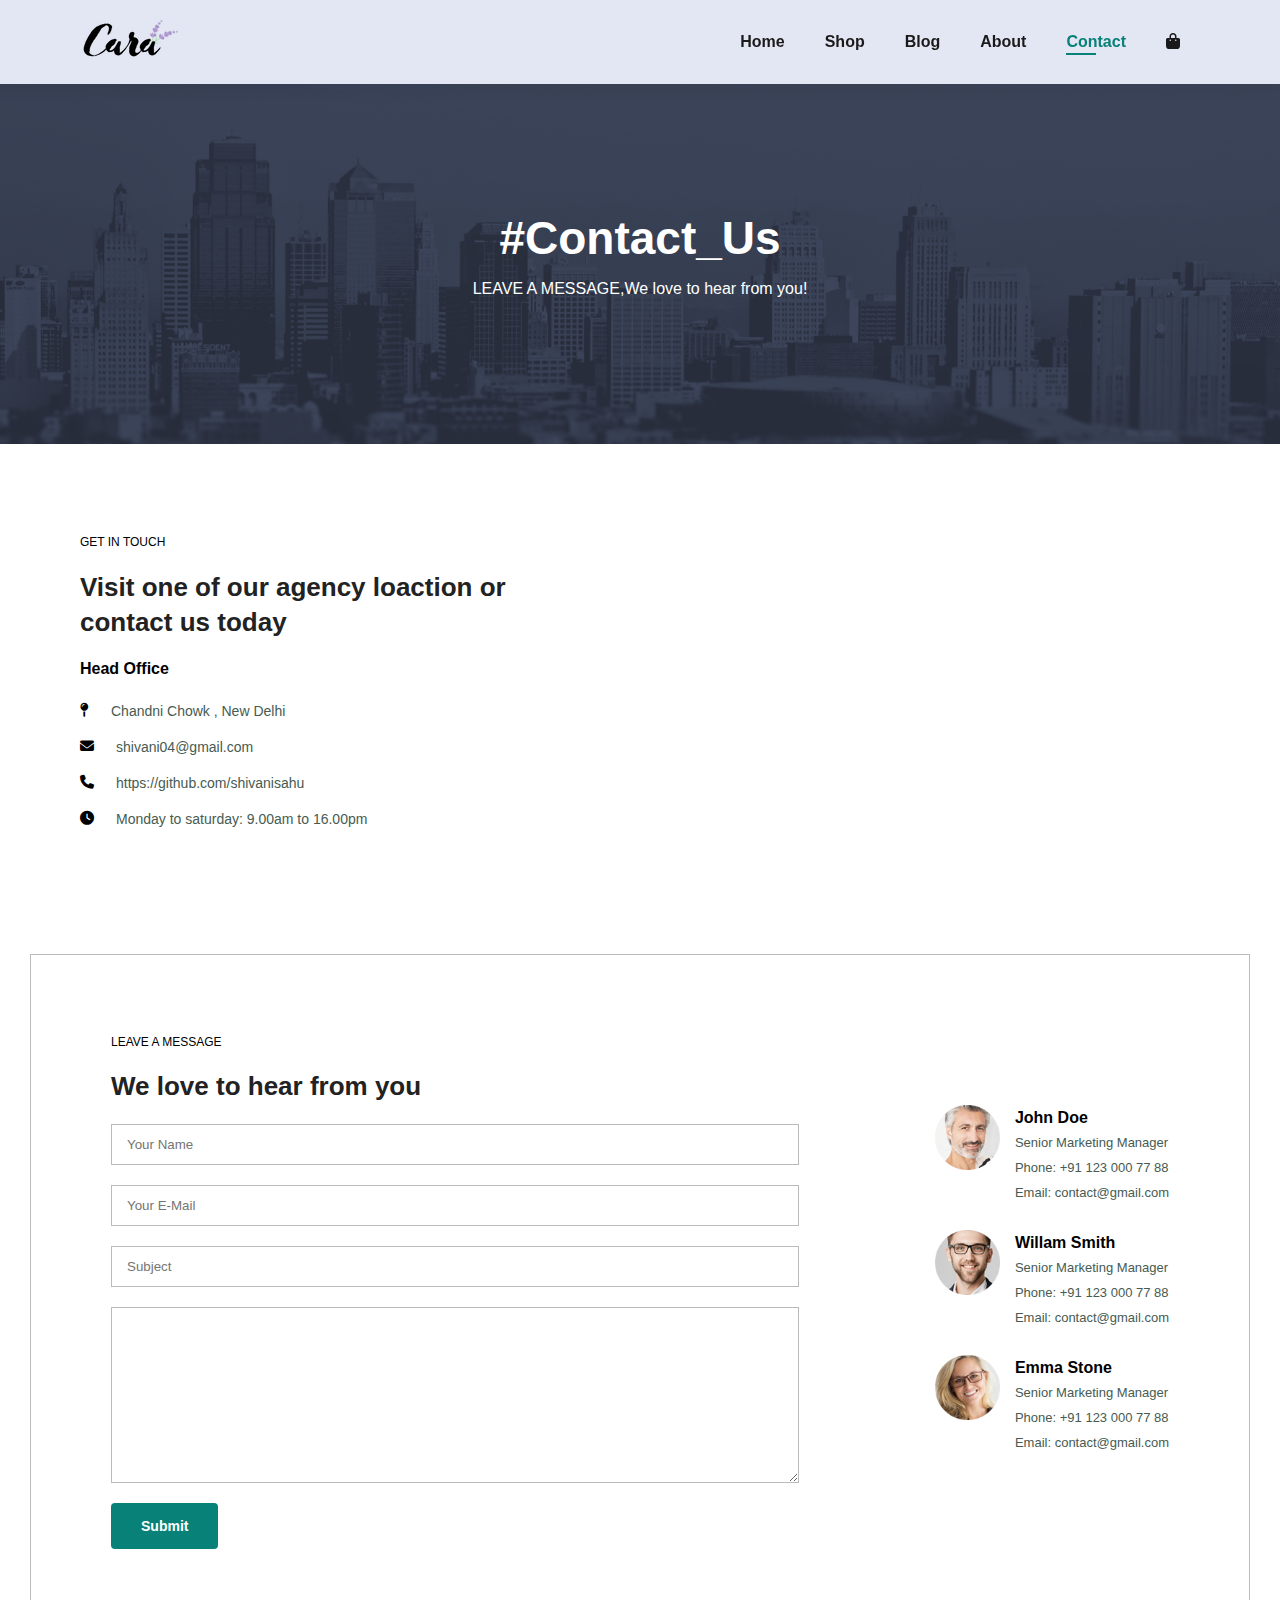
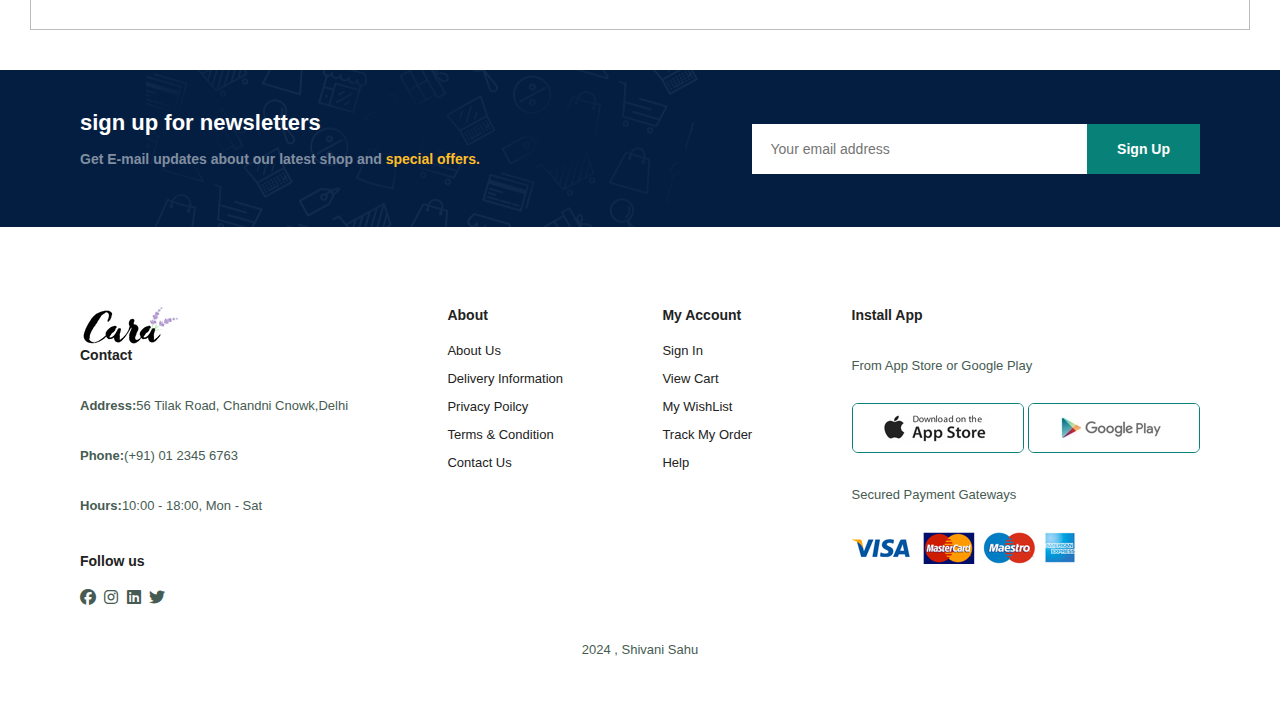
<file: sub-pages/contact.html>
<!DOCTYPE html>
<html lang="en">
  <head>
    <meta charset="UTF-8" />
    <meta name="viewport" content="width=device-width, initial-scale=1.0" />
    <title>Contact</title>
    <link rel="shortcut icon" href="../assets/icon.png" type="image/.png">
    <link
      rel="stylesheet"
      href="https://cdnjs.cloudflare.com/ajax/libs/font-awesome/6.4.0/css/all.min.css"
    />
    <link rel="stylesheet" href="../css/style.css" />
    <link rel="stylesheet" href="../css/responsiveHome.css" />
    <link rel="stylesheet" href="../css/blog.css" />
    <link rel="stylesheet" href="../css/shop.css" />
    <link rel="stylesheet" href="../css/about.css" />
    <link rel="stylesheet" href="../css/contact.css" />
  </head>
  <body>
    <section id="header">
      <a href="../index.html"><img src="../assets/logo.png" alt="logo" class="logo" /></a>
      <div>
        <ul id="navbar">
          <li><a href="../index.html">Home</a></li>
          <li><a href="../sub-pages/shop.html">Shop</a></li>
          <li><a href="../sub-pages/blog.html">Blog</a></li>
          <li><a href="../sub-pages/about.html">About</a></li>
          <li>
            <a class="active" href="../sub-pages/contact.html">Contact</a>
          </li>
          <li class="lg-bag">
            <a href="../sub-pages/cart.html"
              ><i class="fa-solid fa-bag-shopping"></i
            ></a>
          </li>
          <a href="#" id="close"><i class="fa-solid fa-xmark"></i></a>
        </ul>
      </div>
      <div id="mobile">
        <a href="./sub-pages/cart.html"
          ><i class="fa-solid fa-bag-shopping"></i
        ></a>
        <i id="bar" class="fa-solid fa-bars"></i>
      </div>
    </section>
    <section id="page-header" class="about-header">
      <h2>#Contact_Us</h2>
      <p>LEAVE A MESSAGE,We love to hear from you!</p>
    </section>
    <section id="contact-details" class="section-p1">
      <div class="details">
        <span>GET IN TOUCH</span>
        <h2>Visit one of our agency loaction or contact us today</h2>
        <h3>Head Office</h3>
        <div>
          <li>
            <i class="fa-solid fa-map-pin"></i>
            <p>Chandni Chowk , New Delhi</p>
          </li>
          <li>
            <i class="fa-solid fa-envelope"></i>
            <p>shivani04@gmail.com</p>
          </li>
          <li>
            <i class="fa-solid fa-phone"></i>
            <p>https://github.com/shivanisahu</p>
          </li>
          <li>
            <i class="fa-solid fa-clock"></i>
            <p>Monday to saturday: 9.00am to 16.00pm</p>
          </li>
        </div>
      </div>
      <div class="map">
        <iframe src="https://www.google.com/maps/embed?pb=!1m18!1m12!1m3!1d28010.219409807414!2d77.21103767520243!3d28.651410802902127!2m3!1f0!2f0!3f0!3m2!1i1024!2i768!4f13.1!3m3!1m2!1s0x390cfd1a88dcc559%3A0x24fa43c081dbe51!2sChandni%20Chowk%2C%20Delhi!5e0!3m2!1sen!2sin!4v1706443445167!5m2!1sen!2sin" width="600" height="450" style="border:0;" allowfullscreen="" loading="lazy" referrerpolicy="no-referrer-when-downgrade"
          width="600"
          height="450"
          style="border: 0"
          allowfullscreen=""
          loading="lazy"
          referrerpolicy="no-referrer-when-downgrade"
        ></iframe>
      </div>
    </section>
    <section id="form-details">
      <form action="">
        <span>LEAVE A MESSAGE</span>
        <h2>We love to hear from you</h2>
        <input type="text" placeholder="Your Name" />
        <input type="email" placeholder="Your E-Mail" />
        <input type="text" placeholder="Subject" />
        <textarea name="" id="" cols="30" rows="10"></textarea>
        <button type="submit" class="normal">Submit</button>
      </form>
      <div class="people">
        <div>
          <img src="../assets/people/1.png" alt="P-1" />
          <p>
            <span>John Doe</span> Senior Marketing Manager <br />Phone: +91 123
            000 77 88 <br />Email: contact@gmail.com
          </p>
        </div>
        <div>
          <img src="../assets/people/2.png" alt="P-1" />
          <p>
            <span>Willam Smith</span> Senior Marketing Manager <br />Phone: +91
            123 000 77 88 <br />Email: contact@gmail.com
          </p>
        </div>
        <div>
          <img src="../assets/people/3.png" alt="P-1" />
          <p>
            <span>Emma Stone</span> Senior Marketing Manager <br />Phone: +91
            123 000 77 88 <br />Email: contact@gmail.com
          </p>
        </div>
      </div>
    </section>
    <section id="newsletter" class="section-p1 section-m1">
      <div class="newstext">
        <h4>sign up for newsletters</h4>
        <p>
          Get E-mail updates about our latest shop and
          <span>special offers.</span>
        </p>
      </div>
      <div class="form">
        <input type="text" placeholder="Your email address" />
        <button class="normal">Sign Up</button>
      </div>
    </section>
    <footer class="section-p1">
      <div class="col">
        <img src="../assets/logo.png" alt="logo" class="logoS" />
        <h4>Contact</h4>
        <p>
          <strong>Address:</strong>56 Tilak Road, Chandni Cnowk,Delhi
        </p>
        <p><strong>Phone:</strong>(+91) 01 2345 6763</p>
        <p><strong>Hours:</strong>10:00 - 18:00, Mon - Sat</p>
        <div class="follow">
          <h4>Follow us</h4>
          <div class="icon">
            <i class="fa-brands fa-facebook"></i>
            <i class="fa-brands fa-instagram"></i>
            <i class="fa-brands fa-linkedin"></i>
            <i class="fa-brands fa-twitter"></i>
          </div>
        </div>
      </div>
      <div class="col">
        <h4>About</h4>
        <a href="#">About Us</a>
        <a href="#">Delivery Information</a>
        <a href="#">Privacy Poilcy</a>
        <a href="#">Terms & Condition</a>
        <a href="#">Contact Us</a>
      </div>
      <div class="col">
        <h4>My Account</h4>
        <a href="#">Sign In</a>
        <a href="#">View Cart</a>
        <a href="#">My WishList</a>
        <a href="#">Track My Order</a>
        <a href="#">Help</a>
      </div>
      <div class="col install">
        <h4>Install App</h4>
        <p>From App Store or Google Play</p>
        <div class="row">
          <img src="../assets/pay/app.jpg" alt="app" />
          <img src="../assets/pay/play.jpg" alt="play" />
        </div>
        <p>Secured Payment Gateways</p>
        <img src="../assets/pay/pay.png" alt="pay" />
      </div>
      <div class="copyright">
        <p>2024 , Shivani Sahu</p>
      </div>
    </footer>
    <script src="../js/responsiveHome.js"></script>
  </body>
</html>
</file>
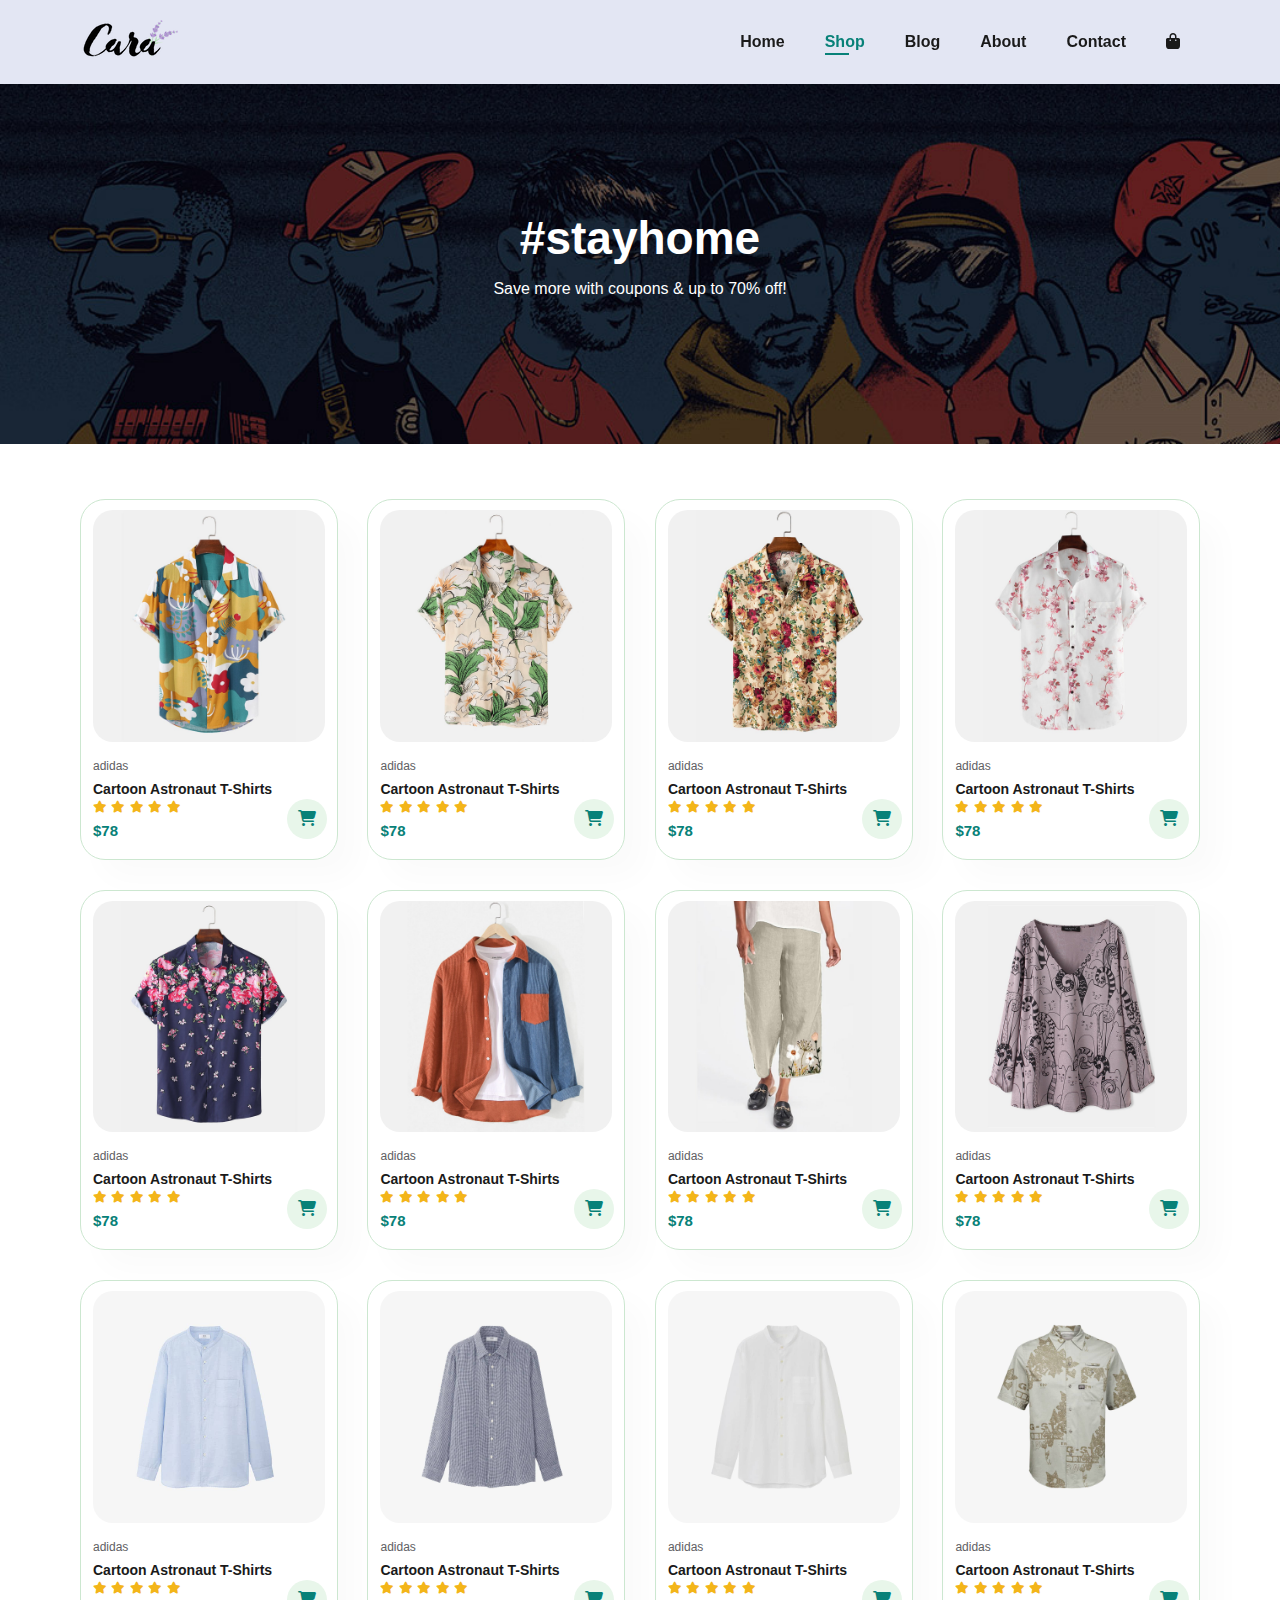
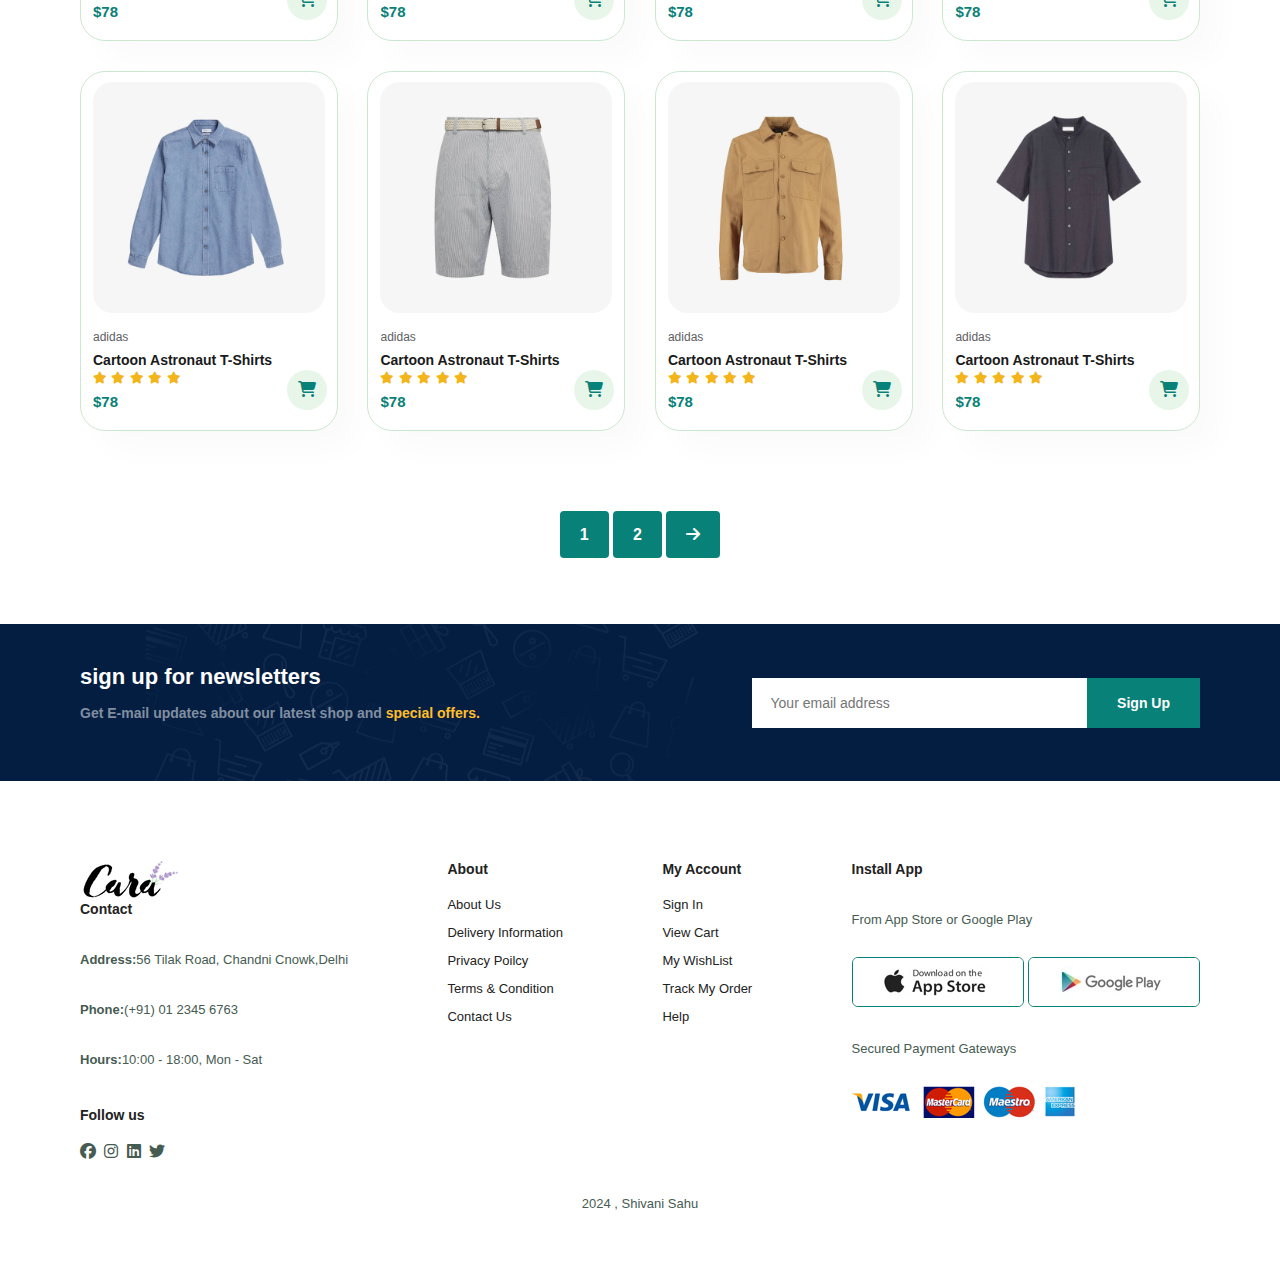
<file: sub-pages/shop.html>
<!DOCTYPE html>
<html lang="en">
<head>
    <meta charset="UTF-8">
    <meta name="viewport" content="width=device-width, initial-scale=1.0">
    <title>Shop</title>
    <link rel="shortcut icon" href="../assets/icon.png" type="image/.png">
    <link rel="stylesheet" href="https://cdnjs.cloudflare.com/ajax/libs/font-awesome/6.4.0/css/all.min.css"/>
    <link rel="stylesheet" href="../css/style.css">
    <link rel="stylesheet" href="../css/responsiveHome.css">
    <link rel="stylesheet" href="../css/shop.css">
</head>
<body>
    <section id="header">
        <a href="../index.html"><img src="../assets/logo.png" alt="logo" class="logo"></a>
        <div>
            <ul id="navbar">
                <li><a  href="../index.html">Home</a></li>
                <li><a class="active" href="../sub-pages/shop.html">Shop</a></li>
                <li><a href="../sub-pages/blog.html">Blog</a></li>
                <li><a href="../sub-pages/about.html">About</a></li>
                <li><a href="../sub-pages/contact.html">Contact</a></li>
                <li class="lg-bag"><a href="../sub-pages/cart.html"><i class="fa-solid fa-bag-shopping"></i></a></li>
                <a href="#" id="close"><i class="fa-solid fa-xmark"></i></a>
            </ul>
        </div>
        <div id="mobile">
            
            <a href="./sub-pages/cart.html"><i class="fa-solid fa-bag-shopping"></i></a>
            <i  id="bar" class="fa-solid fa-bars"></i>
        </div>
    </section>
    <section id="page-header">
        <h2>#stayhome</h2>
        <p>Save more with coupons & up to 70% off!</p>
    </section> 
    <section id="product1" class="section-p1">
        
        <div class="pro-container">
            <div class="pro" onclick="window.location.href='sproduct.html'">
                <img src="../assets/products/f1.jpg" alt="P-1">
                <div class="des">
                    <span>adidas</span>
                    <h5>Cartoon Astronaut T-Shirts</h5>
                    <div class="star">
                        <i class="fa-solid fa-star"></i>
                        <i class="fa-solid fa-star"></i>
                        <i class="fa-solid fa-star"></i>
                        <i class="fa-solid fa-star"></i>
                        <i class="fa-solid fa-star"></i>
                    </div>
                    <h4>$78</h4>
                </div>
                <a href="#" class="cart"><i class="fa-solid fa-cart-shopping"></i></a>
            </div>
            <div class="pro">
                <img src="../assets/products/f2.jpg" alt="P-2">
                <div class="des">
                    <span>adidas</span>
                    <h5>Cartoon Astronaut T-Shirts</h5>
                    <div class="star">
                        <i class="fa-solid fa-star"></i>
                        <i class="fa-solid fa-star"></i>
                        <i class="fa-solid fa-star"></i>
                        <i class="fa-solid fa-star"></i>
                        <i class="fa-solid fa-star"></i>
                    </div>
                    <h4>$78</h4>
                </div>
                <a href="#" class="cart"><i class="fa-solid fa-cart-shopping"></i></a>
            </div>
            <div class="pro">
                <img src="../assets/products/f3.jpg" alt="P-3">
                <div class="des">
                    <span>adidas</span>
                    <h5>Cartoon Astronaut T-Shirts</h5>
                    <div class="star">
                        <i class="fa-solid fa-star"></i>
                        <i class="fa-solid fa-star"></i>
                        <i class="fa-solid fa-star"></i>
                        <i class="fa-solid fa-star"></i>
                        <i class="fa-solid fa-star"></i>
                    </div>
                    <h4>$78</h4>
                </div>
                <a href="#" class="cart"><i class="fa-solid fa-cart-shopping"></i></a>
            </div>
            <div class="pro">
                <img src="../assets/products/f4.jpg" alt="P-4">
                <div class="des">
                    <span>adidas</span>
                    <h5>Cartoon Astronaut T-Shirts</h5>
                    <div class="star">
                        <i class="fa-solid fa-star"></i>
                        <i class="fa-solid fa-star"></i>
                        <i class="fa-solid fa-star"></i>
                        <i class="fa-solid fa-star"></i>
                        <i class="fa-solid fa-star"></i>
                    </div>
                    <h4>$78</h4>
                </div>
                <a href="#" class="cart"><i class="fa-solid fa-cart-shopping"></i></a>
            </div>
            <div class="pro">
                <img src="../assets/products/f5.jpg" alt="P-5">
                <div class="des">
                    <span>adidas</span>
                    <h5>Cartoon Astronaut T-Shirts</h5>
                    <div class="star">
                        <i class="fa-solid fa-star"></i>
                        <i class="fa-solid fa-star"></i>
                        <i class="fa-solid fa-star"></i>
                        <i class="fa-solid fa-star"></i>
                        <i class="fa-solid fa-star"></i>
                    </div>
                    <h4>$78</h4>
                </div>
                <a href="#" class="cart"><i class="fa-solid fa-cart-shopping"></i></a>
            </div>
            <div class="pro">
                <img src="../assets/products/f6.jpg" alt="P-6">
                <div class="des">
                    <span>adidas</span>
                    <h5>Cartoon Astronaut T-Shirts</h5>
                    <div class="star">
                        <i class="fa-solid fa-star"></i>
                        <i class="fa-solid fa-star"></i>
                        <i class="fa-solid fa-star"></i>
                        <i class="fa-solid fa-star"></i>
                        <i class="fa-solid fa-star"></i>
                    </div>
                    <h4>$78</h4>
                </div>
                <a href="#" class="cart"><i class="fa-solid fa-cart-shopping"></i></a>
            </div>
            <div class="pro">
                <img src="../assets/products/f7.jpg" alt="P-7">
                <div class="des">
                    <span>adidas</span>
                    <h5>Cartoon Astronaut T-Shirts</h5>
                    <div class="star">
                        <i class="fa-solid fa-star"></i>
                        <i class="fa-solid fa-star"></i>
                        <i class="fa-solid fa-star"></i>
                        <i class="fa-solid fa-star"></i>
                        <i class="fa-solid fa-star"></i>
                    </div>
                    <h4>$78</h4>
                </div>
                <a href="#" class="cart"><i class="fa-solid fa-cart-shopping"></i></a>
            </div>
            <div class="pro">
                <img src="../assets/products/f8.jpg" alt="P-8">
                <div class="des">
                    <span>adidas</span>
                    <h5>Cartoon Astronaut T-Shirts</h5>
                    <div class="star">
                        <i class="fa-solid fa-star"></i>
                        <i class="fa-solid fa-star"></i>
                        <i class="fa-solid fa-star"></i>
                        <i class="fa-solid fa-star"></i>
                        <i class="fa-solid fa-star"></i>
                    </div>
                    <h4>$78</h4>
                </div>
                <a href="#" class="cart"><i class="fa-solid fa-cart-shopping"></i></a>
            </div>
            <div class="pro">
                <img src="../assets/products/n1.jpg" alt="N-1">
                <div class="des">
                    <span>adidas</span>
                    <h5>Cartoon Astronaut T-Shirts</h5>
                    <div class="star">
                        <i class="fa-solid fa-star"></i>
                        <i class="fa-solid fa-star"></i>
                        <i class="fa-solid fa-star"></i>
                        <i class="fa-solid fa-star"></i>
                        <i class="fa-solid fa-star"></i>
                    </div>
                    <h4>$78</h4>
                </div>
                <a href="#" class="cart"><i class="fa-solid fa-cart-shopping"></i></a>
            </div>
            <div class="pro">
                <img src="../assets/products/n2.jpg" alt="N-2">
                <div class="des">
                    <span>adidas</span>
                    <h5>Cartoon Astronaut T-Shirts</h5>
                    <div class="star">
                        <i class="fa-solid fa-star"></i>
                        <i class="fa-solid fa-star"></i>
                        <i class="fa-solid fa-star"></i>
                        <i class="fa-solid fa-star"></i>
                        <i class="fa-solid fa-star"></i>
                    </div>
                    <h4>$78</h4>
                </div>
                <a href="#" class="cart"><i class="fa-solid fa-cart-shopping"></i></a>
            </div>
            <div class="pro">
                <img src="../assets/products/n3.jpg" alt="N-3">
                <div class="des">
                    <span>adidas</span>
                    <h5>Cartoon Astronaut T-Shirts</h5>
                    <div class="star">
                        <i class="fa-solid fa-star"></i>
                        <i class="fa-solid fa-star"></i>
                        <i class="fa-solid fa-star"></i>
                        <i class="fa-solid fa-star"></i>
                        <i class="fa-solid fa-star"></i>
                    </div>
                    <h4>$78</h4>
                </div>
                <a href="#" class="cart"><i class="fa-solid fa-cart-shopping"></i></a>
            </div>
            <div class="pro">
                <img src="../assets/products/n4.jpg" alt="N-4">
                <div class="des">
                    <span>adidas</span>
                    <h5>Cartoon Astronaut T-Shirts</h5>
                    <div class="star">
                        <i class="fa-solid fa-star"></i>
                        <i class="fa-solid fa-star"></i>
                        <i class="fa-solid fa-star"></i>
                        <i class="fa-solid fa-star"></i>
                        <i class="fa-solid fa-star"></i>
                    </div>
                    <h4>$78</h4>
                </div>
                <a href="#" class="cart"><i class="fa-solid fa-cart-shopping"></i></a>
            </div>
            <div class="pro">
                <img src="../assets/products/n5.jpg" alt="N-5">
                <div class="des">
                    <span>adidas</span>
                    <h5>Cartoon Astronaut T-Shirts</h5>
                    <div class="star">
                        <i class="fa-solid fa-star"></i>
                        <i class="fa-solid fa-star"></i>
                        <i class="fa-solid fa-star"></i>
                        <i class="fa-solid fa-star"></i>
                        <i class="fa-solid fa-star"></i>
                    </div>
                    <h4>$78</h4>
                </div>
                <a href="#" class="cart"><i class="fa-solid fa-cart-shopping"></i></a>
            </div>
            <div class="pro">
                <img src="../assets/products/n6.jpg" alt="N-6">
                <div class="des">
                    <span>adidas</span>
                    <h5>Cartoon Astronaut T-Shirts</h5>
                    <div class="star">
                        <i class="fa-solid fa-star"></i>
                        <i class="fa-solid fa-star"></i>
                        <i class="fa-solid fa-star"></i>
                        <i class="fa-solid fa-star"></i>
                        <i class="fa-solid fa-star"></i>
                    </div>
                    <h4>$78</h4>
                </div>
                <a href="#" class="cart"><i class="fa-solid fa-cart-shopping"></i></a>
            </div>
            <div class="pro">
                <img src="../assets/products/n7.jpg" alt="N-7">
                <div class="des">
                    <span>adidas</span>
                    <h5>Cartoon Astronaut T-Shirts</h5>
                    <div class="star">
                        <i class="fa-solid fa-star"></i>
                        <i class="fa-solid fa-star"></i>
                        <i class="fa-solid fa-star"></i>
                        <i class="fa-solid fa-star"></i>
                        <i class="fa-solid fa-star"></i>
                    </div>
                    <h4>$78</h4>
                </div>
                <a href="#" class="cart"><i class="fa-solid fa-cart-shopping"></i></a>
            </div>
            <div class="pro">
                <img src="../assets/products/n8.jpg" alt="N-8">
                <div class="des">
                    <span>adidas</span>
                    <h5>Cartoon Astronaut T-Shirts</h5>
                    <div class="star">
                        <i class="fa-solid fa-star"></i>
                        <i class="fa-solid fa-star"></i>
                        <i class="fa-solid fa-star"></i>
                        <i class="fa-solid fa-star"></i>
                        <i class="fa-solid fa-star"></i>
                    </div>
                    <h4>$78</h4>
                </div>
                <a href="#" class="cart"><i class="fa-solid fa-cart-shopping"></i></a>
            </div>
            
            </div>
        </div>
    </section>
    <section id="pagination" class="section-p1">
        <a href="#">1</a>
        <a href="#">2</a>
        <a href="#"><i class="fa-solid fa-arrow-right"></i></a>
    </section>
    <section id="newsletter" class="section-p1 section-m1">
        <div class="newstext">
            <h4>sign up for newsletters</h4>
            <p>Get E-mail updates about our latest shop and <span>special offers.</span></p>
        </div>
        <div class="form">
            <input type="text" placeholder="Your email address">
            <button class="normal">Sign Up</button>
        </div>
    </section>
    <footer class="section-p1">
        <div class="col">
            <img src="../assets/logo.png" alt="logo" class="logoS">
            <h4>Contact</h4>
            <p><strong>Address:</strong>56 Tilak Road, Chandni Cnowk,Delhi</p>
            <p><strong>Phone:</strong>(+91) 01 2345 6763</p>
            <p><strong>Hours:</strong>10:00 - 18:00, Mon - Sat</p>
            <div class="follow">
                <h4>Follow us</h4>
                <div class="icon">
                    <i class="fa-brands fa-facebook"></i>
                    <i class="fa-brands fa-instagram"></i>
                    <i class="fa-brands fa-linkedin"></i>
                    <i class="fa-brands fa-twitter"></i>
                </div>
            </div>
        </div>
        <div class="col">
            <h4>About</h4>
            <a href="#">About Us</a>
            <a href="#">Delivery Information</a>
            <a href="#">Privacy Poilcy</a>
            <a href="#">Terms & Condition</a>
            <a href="#">Contact Us</a>
        </div>
        <div class="col">
            <h4>My Account </h4>
            <a href="#">Sign In</a>
            <a href="#">View Cart</a>
            <a href="#">My WishList</a>
            <a href="#">Track My Order</a>
            <a href="#">Help</a>
        </div>
        <div class="col install">
            <h4>Install App</h4>
            <p>From App Store or Google Play</p>
            <div class="row">
                <img src="../assets/pay/app.jpg" alt="app">
                <img src="../assets/pay/play.jpg" alt="play">
            </div>
            <p>Secured Payment Gateways</p>
            <img src="../assets/pay/pay.png" alt="pay">
        </div>
        <div class="copyright">
            <p>2024 , Shivani Sahu </p>
        </div>
    </footer>
   <script src="../js/responsiveHome.js"></script>
</body>
</html>
</file>
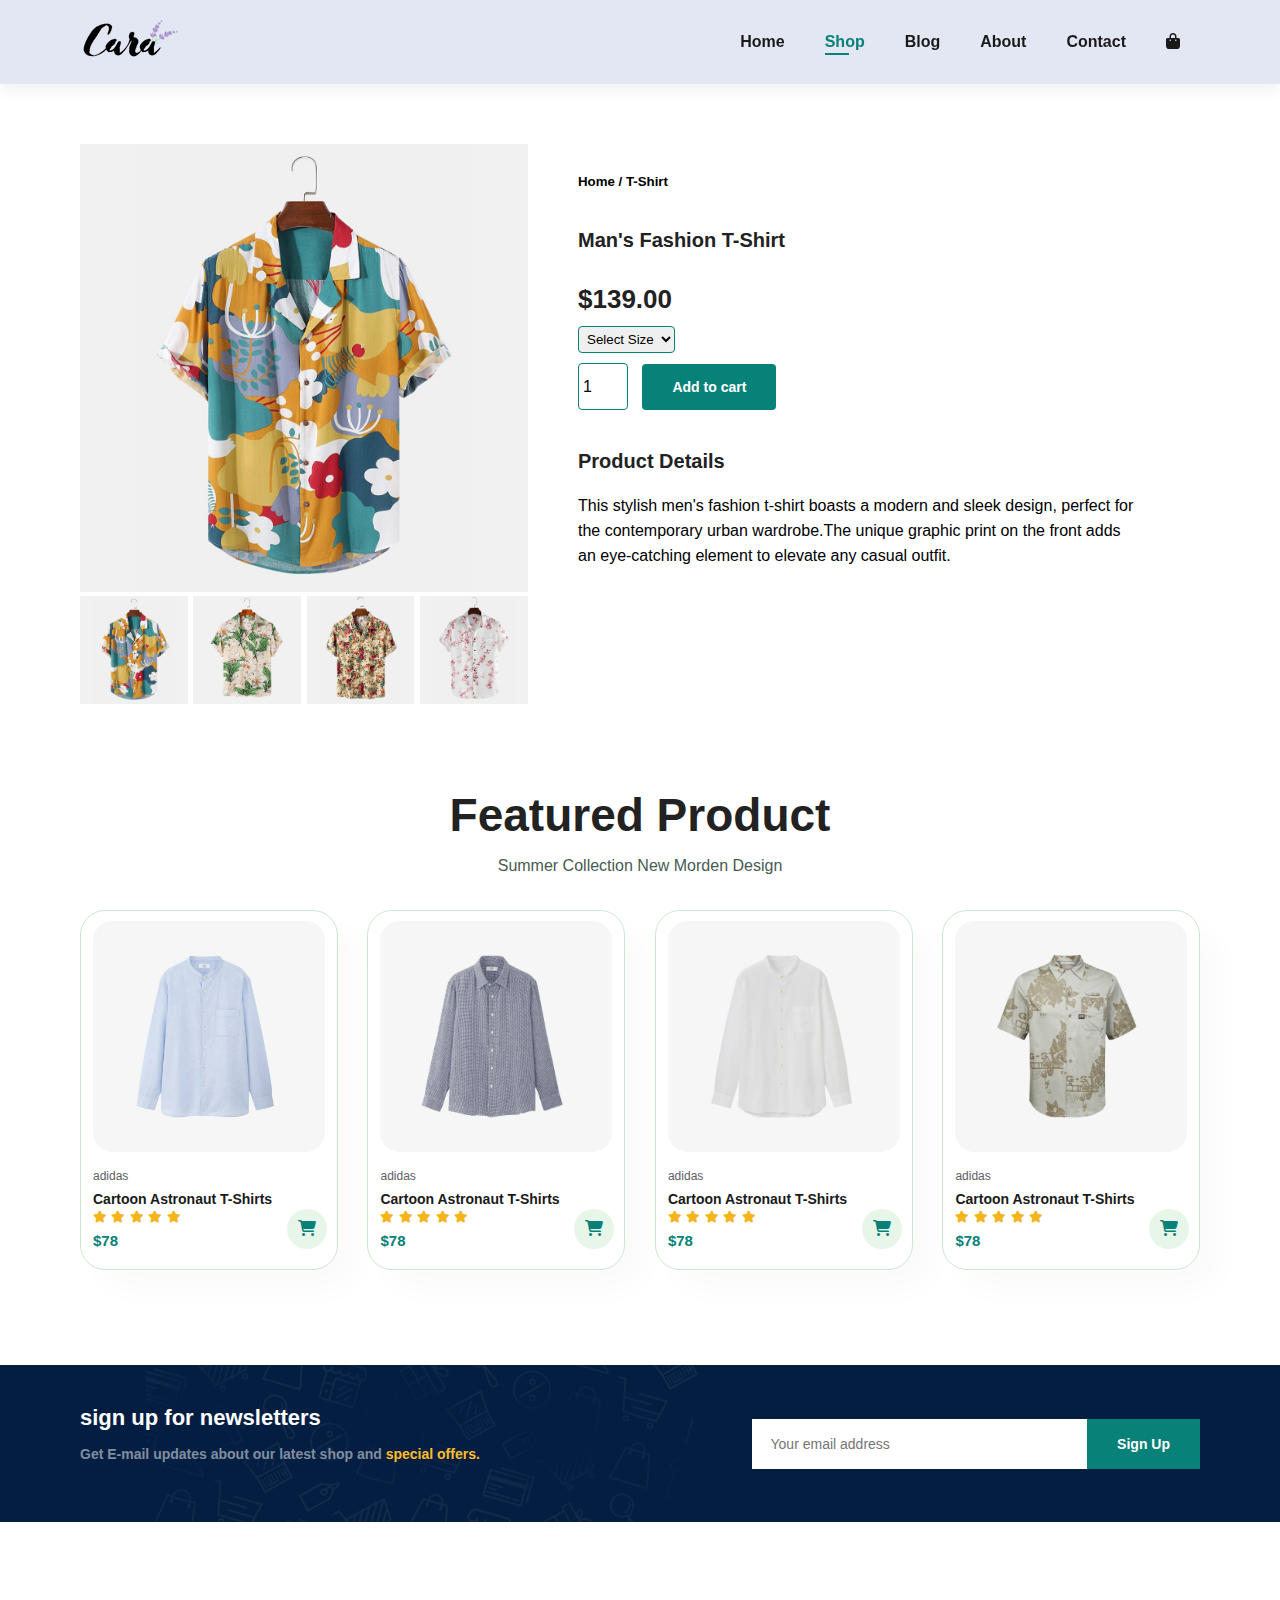
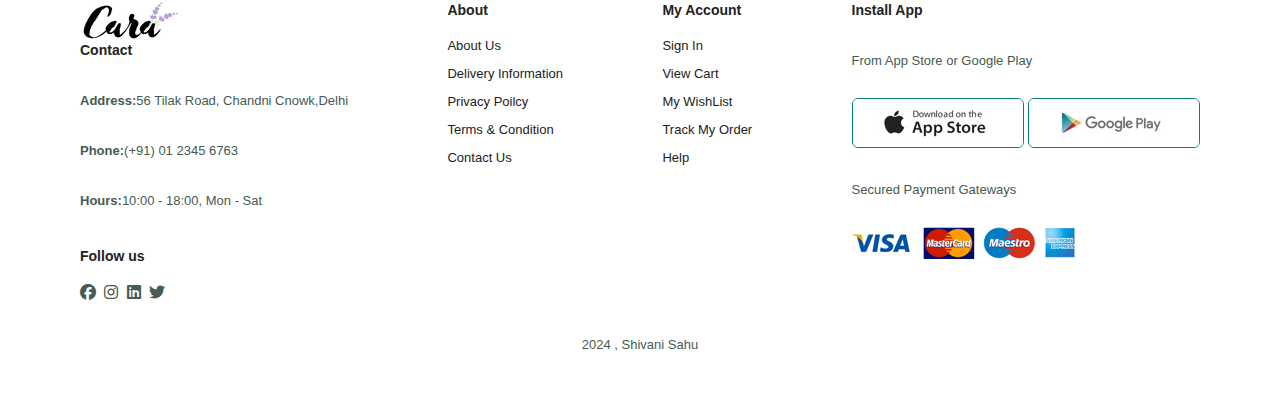
<file: sub-pages/sproduct.html>
<!DOCTYPE html>
<html lang="en">

<head>
    <meta charset="UTF-8">
    <meta name="viewport" content="width=device-width, initial-scale=1.0">
    <link rel="shortcut icon" href="../assets/icon.png" type="image/.png">
    <title>Your product</title>
    <link rel="stylesheet" href="https://cdnjs.cloudflare.com/ajax/libs/font-awesome/6.4.0/css/all.min.css" />
    <link rel="stylesheet" href="../css/style.css">
    <link rel="stylesheet" href="../css/responsiveHome.css">
    <link rel="stylesheet" href="../css/shop.css">
    <link rel="stylesheet" href="../css/sproduct.css">
</head>

<body>
    <section id="header">
        <a href="../index.html"><img src="../assets/logo.png" alt="logo" class="logo"></a>
        <div>
            <ul id="navbar">
                <li><a href="../index.html">Home</a></li>
                <li><a class="active" href="../sub-pages/shop.html">Shop</a></li>
                <li><a href="../sub-pages/blog.html">Blog</a></li>
                <li><a href="../sub-pages/about.html">About</a></li>
                <li><a href="../sub-pages/contact.html">Contact</a></li>
                <li class="lg-bag"><a href="../sub-pages/cart.html"><i class="fa-solid fa-bag-shopping"></i></a></li>
                <a href="#" id="close"><i class="fa-solid fa-xmark"></i></a>
            </ul>
        </div>
        <div id="mobile">

            <a href="./sub-pages/cart.html"><i class="fa-solid fa-bag-shopping"></i></a>
            <i id="bar" class="fa-solid fa-bars"></i>
        </div>
    </section>
    <section id="prodetails" class="section-p1">
        <div class="single-pro-img">
            <img src="../assets/products/f1.jpg" alt="P-1" width="100%" id="mainImg">
            <div class="small-img-group">
                <div class="small-img-col">
                    <img src="../assets/products/f1.jpg" width="100%" alt="P-1" class="small-img">
                </div>
                <div class="small-img-col">
                    <img src="../assets/products/f2.jpg" width="100%" alt="P-2" class="small-img">
                </div>
                <div class="small-img-col">
                    <img src="../assets/products/f3.jpg" width="100%" alt="P-3" class="small-img">
                </div>
                <div class="small-img-col">
                    <img src="../assets/products/f4.jpg" width="100%" alt="P-4" class="small-img">
                </div>
            </div>
        </div>
        <div class="single-pro-details">
            <h5>Home / T-Shirt</h5>
            <h4>Man's Fashion T-Shirt</h4>
            <h2>$139.00</h2>
            <select>
                <option>Select Size</option>
                <option>XL</option>
                <option>XXL</option>
                <option>Small</option>
                <option>Large</option>
            </select>
            <input type="number" value="1">
            <button class="normal">Add to cart</button>
            <h4>Product Details</h4>
            <span>This stylish men's fashion t-shirt boasts a modern and sleek design, perfect for the contemporary
                urban wardrobe.The unique graphic print on the front adds an eye-catching element to elevate any casual
                outfit.
            </span>
        </div>
    </section>
    <section id="product1" class="section-p1">
        <h2>Featured Product</h2>
        <p>Summer Collection New Morden Design</p>
        <div class="pro-container">
            <div class="pro">
                <img src="../assets/products/n1.jpg" alt="N-1">
                <div class="des">
                    <span>adidas</span>
                    <h5>Cartoon Astronaut T-Shirts</h5>
                    <div class="star">
                        <i class="fa-solid fa-star"></i>
                        <i class="fa-solid fa-star"></i>
                        <i class="fa-solid fa-star"></i>
                        <i class="fa-solid fa-star"></i>
                        <i class="fa-solid fa-star"></i>
                    </div>
                    <h4>$78</h4>
                </div>
                <a href="#" class="cart"><i class="fa-solid fa-cart-shopping"></i></a>
            </div>
            <div class="pro">
                <img src="../assets/products/n2.jpg" alt="N-2">
                <div class="des">
                    <span>adidas</span>
                    <h5>Cartoon Astronaut T-Shirts</h5>
                    <div class="star">
                        <i class="fa-solid fa-star"></i>
                        <i class="fa-solid fa-star"></i>
                        <i class="fa-solid fa-star"></i>
                        <i class="fa-solid fa-star"></i>
                        <i class="fa-solid fa-star"></i>
                    </div>
                    <h4>$78</h4>
                </div>
                <a href="#" class="cart"><i class="fa-solid fa-cart-shopping"></i></a>
            </div>
            <div class="pro">
                <img src="../assets/products/n3.jpg" alt="N-3">
                <div class="des">
                    <span>adidas</span>
                    <h5>Cartoon Astronaut T-Shirts</h5>
                    <div class="star">
                        <i class="fa-solid fa-star"></i>
                        <i class="fa-solid fa-star"></i>
                        <i class="fa-solid fa-star"></i>
                        <i class="fa-solid fa-star"></i>
                        <i class="fa-solid fa-star"></i>
                    </div>
                    <h4>$78</h4>
                </div>
                <a href="#" class="cart"><i class="fa-solid fa-cart-shopping"></i></a>
            </div>
            <div class="pro">
                <img src="../assets/products/n4.jpg" alt="N-4">
                <div class="des">
                    <span>adidas</span>
                    <h5>Cartoon Astronaut T-Shirts</h5>
                    <div class="star">
                        <i class="fa-solid fa-star"></i>
                        <i class="fa-solid fa-star"></i>
                        <i class="fa-solid fa-star"></i>
                        <i class="fa-solid fa-star"></i>
                        <i class="fa-solid fa-star"></i>
                    </div>
                    <h4>$78</h4>
                </div>
                <a href="#" class="cart"><i class="fa-solid fa-cart-shopping"></i></a>
            </div>
        </div>
        </div>
    </section>
    <section id="newsletter" class="section-p1 section-m1">
        <div class="newstext">
            <h4>sign up for newsletters</h4>
            <p>Get E-mail updates about our latest shop and <span>special offers.</span></p>
        </div>
        <div class="form">
            <input type="text" placeholder="Your email address">
            <button class="normal">Sign Up</button>
        </div>
    </section>
    <footer class="section-p1">
        <div class="col">
            <img src="../assets/logo.png" alt="logo" class="logoS">
            <h4>Contact</h4>
            <p><strong>Address:</strong>56 Tilak Road, Chandni Cnowk,Delhi</p>
            <p><strong>Phone:</strong>(+91) 01 2345 6763</p>
            <p><strong>Hours:</strong>10:00 - 18:00, Mon - Sat</p>
            <div class="follow">
                <h4>Follow us</h4>
                <div class="icon">
                    <i class="fa-brands fa-facebook"></i>
                    <i class="fa-brands fa-instagram"></i>
                    <i class="fa-brands fa-linkedin"></i>
                    <i class="fa-brands fa-twitter"></i>
                </div>
            </div>
        </div>
        <div class="col">
            <h4>About</h4>
            <a href="#">About Us</a>
            <a href="#">Delivery Information</a>
            <a href="#">Privacy Poilcy</a>
            <a href="#">Terms & Condition</a>
            <a href="#">Contact Us</a>
        </div>
        <div class="col">
            <h4>My Account </h4>
            <a href="#">Sign In</a>
            <a href="#">View Cart</a>
            <a href="#">My WishList</a>
            <a href="#">Track My Order</a>
            <a href="#">Help</a>
        </div>
        <div class="col install">
            <h4>Install App</h4>
            <p>From App Store or Google Play</p>
            <div class="row">
                <img src="../assets/pay/app.jpg" alt="app">
                <img src="../assets/pay/play.jpg" alt="play">
            </div>
            <p>Secured Payment Gateways</p>
            <img src="../assets/pay/pay.png" alt="pay">
        </div>
        <div class="copyright">
            <p>2024 , Shivani Sahu</p>
        </div>
    </footer>
    <script src="../js/slider.js"></script>
    <script src="../js/responsiveHome.js"></script>
</body>

</html>
</file>
<file: css/style.css>
@import url("https://fonts.googleapis.com/css2?family=Spartan:wght@100;200;300;400;500;600;700;800;900&display=swap");

/* Track */
::-webkit-scrollbar {
  width: 12px;
}

/* Thumb */
::-webkit-scrollbar-thumb {
  background-color: #E3E6F3;
  border-radius: 4px;
}

* {
  margin: 0;
  padding: 0;
  box-sizing: border-box;
  font-family: 'PT Sans', sans-serif;
}

html {
  scroll-behavior: smooth;
}

/* Global Styles */

h1 {
  font-size: 50px;
  line-height: 64px;
  color: #222;
  /* font-family: 'Edu SA Beginner', 'cursive'; */
}

h2 {
  font-size: 46px;
  line-height: 54px;
  color: #222;
}

h4 {
  font-size: 20px;
  color: #222;
}

h6 {
  font-weight: 700;
  font-size: 12px;
}

p {
  font-size: 16px;
  color: #465b52;
  margin: 15px 0 20px 0;
}

.section-p1 {
  padding: 40px 80px;
}

.section-m1 {
  margin: 40px 0;
}

button.normal {
  font-size: 14px;
  font-weight: 600;
  padding: 15px 30px;
  color: #000;
  background-color: #fff;
  border-radius: 4px;
  cursor: pointer;
  border: none;
  outline: none;
  transition: all 0.3s ease;
}

button.white {
  font-size: 13px;
  font-weight: 600;
  padding: 11px 18px;
  color: #ffffff;
  background-color: transparent;
  cursor: pointer;
  border: 1px solid white;
  outline: none;
  transition: all 0.3s ease;
}

body {
  width: 100%;
}

#header {
  display: flex;
  align-items: center;
  justify-content: space-between;
  padding: 20px 80px;
  background-color: #E3E6F3;
  box-shadow: 0 5px 15px rgba(0, 0, 0, 0.06);
  z-index: 999;
  position: sticky;
  top: 0;
  left: 0;
}

#navbar {
  display: flex;
  align-items: center;
  justify-content: center;
}

#navbar li {
  list-style: none;
  padding: 0 20px;
  position: relative;
}

#navbar li a {
  cursor: pointer;
  text-decoration: none;
  font-size: 1rem;
  font-weight: 600;
  color: #1a1a1a;
  transition: all 0.3s ease;
}

#navbar li a:hover,
#navbar li a.active {
  color: #088178;

}

#navbar li a:hover::after,
#navbar li a.active::after {
  content: "";
  width: 30%;
  height: 2px;
  background-color: #088178;
  position: absolute;
  bottom: -4px;
  left: 20px;
}


/* responsive part */

#mobile {
  display: none;
  align-items: center;
}

#close {
  display: none;
}

#hero {
  background: url(../assets/banner-1.jpg);
  height: 90vh;
  width: 100%;
  background-size: cover;
  background-position: top 25% right 0;
  padding: 0 80px;
  display: flex;
  flex-direction: column;
  align-items: flex-start;
  justify-content: center;
}

#hero h4 {
  padding-bottom: 15px;
}

#hero h1 {
  color: #088178;
}

#hero button {
  background: url(../assets/button.png);
  background-color: transparent;
  color: #088178;
  border: 0;
  padding: 14px 80px 14px 65px;
  background-repeat: no-repeat;
  cursor: pointer;
  font-weight: 700;
  font-size: 15px;
}

#feature {
  display: flex;
  align-items: center;
  justify-content: space-between;
  flex-wrap: wrap;
}

#feature .fe-box {
  width: 180px;
  text-align: center;
  padding: 25px 15px;
  box-shadow: 20px 20px 34px rgba(0, 0, 0, 0.03);
  border: 1px solid #cce7d0;
  border-radius: 4px;
  margin: 15px 0;
  cursor: pointer;
}

#feature .fe-box:hover {
  box-shadow: 10px 10px 54px rgba(70, 62, 221, 0.1);
}

#feature .fe-box img {
  width: 100%;
  margin-bottom: 10px;
}

.fe-box h6 {
  display: inline-block;
  padding: 9px 8px 6px 8px;
  line-height: 1;
  border-radius: 4px;
  color: #088178;
  background-color: #fddde4;
}

#feature .fe-box:nth-child(2) h6 {
  background-color: #cdebbc;
}

#feature .fe-box:nth-child(3) h6 {
  background-color: #d1e8f2;
}

#feature .fe-box:nth-child(4) h6 {
  background-color: #f6dbf6;
}

#feature .fe-box:nth-child(5) h6 {
  background-color: #cdd4f8;
}

#feature .fe-box:nth-child(6) h6 {
  background-color: #fff2e5;
}

#product1 {
  text-align: center;
}

#product1 .pro-container {
  width: 100%;
  display: flex;
  flex-direction: row;
  justify-content: space-between;
  align-items: center;
  flex-wrap: wrap;
}

#product1 .pro {
  width: 23%;
  min-width: 250px;
  padding: 10px 12px;
  border: 1px solid #cce7d0;
  border-radius: 25px;
  cursor: pointer;
  box-shadow: 20px 20px 30px rgba(0, 0, 0, 0.02);
  margin: 15px 0;
  transition: all 0.3s ease;
  position: relative;
}

#product1 .pro:hover {
  box-shadow: 20px 20px 30px rgba(0, 0, 0, 0.06);
}

#product1 .pro img {
  width: 100%;
  border-radius: 20px;
}

#product1 .pro .des {
  text-align: start;
  padding: 10px 0;
}

#product1 .pro .des span {
  color: #606063;
  font-size: 12px;
}

#product1 .pro .des h5 {
  padding-top: 7px;
  color: #1a1a1a;
  font-size: 14px;
}

#product1 .pro .des i {
  font-size: 12px;
  color: rgb(243, 181, 25);
}

#product1 .pro .des h4 {
  padding-top: 7px;
  font-size: 15px;
  font-weight: 700;
  color: #088178;
}

#product1 .pro .cart {
  width: 40px;
  height: 40px;
  line-height: 40px;
  border-radius: 50px;
  background-color: #e8f6ea;
  font-weight: 500;
  color: #088178;
  position: absolute;
  bottom: 20px;
  right: 10px;
}

#banner {
  display: flex;
  flex-direction: column;
  justify-content: center;
  align-items: center;
  text-align: center;
  background: url(../assets/banner/b2.jpg);
  width: 100%;
  height: 40vh;
  background-size: cover;
  background-position: center;
}

#banner h4 {
  color: white;
  font-size: 16px;
}

#banner h2 {
  color: white;
  font-size: 30px;
  padding: 10px 0;
}

#banner h2 span {
  color: #ef3636;
  ;
}

#banner button:hover {
  background-color: #ef3636;
  color: #fff;
}

#sm-banner {
  display: flex;
  justify-content: space-between;
  flex-wrap: wrap;
}

#sm-banner .bannner-box {
  display: flex;
  flex-direction: column;
  justify-content: center;
  align-items: flex-start;
  background: url(../assets/banner/b17.jpg);
  width: 570px;
  height: 50vh;
  background-size: cover;
  background-position: center;
  padding: 30px;
}

#sm-banner .bannner-box h4 {
  color: white;
  font-size: 20px;
  font-weight: 300;
}

#sm-banner .bannner-box h2 {
  color: white;
  font-size: 28px;
  font-weight: 800;
}

#sm-banner span {
  color: white;
  font-size: 14px;
  font-weight: 500;
  padding-bottom: 15px;
}

#sm-banner .bannner-box:hover button {
  background-color: #088178;
  border: 1px solid #088178;
}

#sm-banner .bannner-box:nth-child(2) {
  background: url(../assets/banner/b10.jpg);
}

#banner3 {
  display: flex;
  flex-direction: row;
  justify-content: space-between;
  flex-wrap: wrap;
  padding: 0 80px;
}

#banner3 .banner-box {
  display: flex;
  flex-direction: column;
  justify-content: center;
  align-items: flex-start;
  background: url(../assets/banner/b7.jpg);
  width: 30%;
  height: 30vh;
  background-size: cover;
  background-position: center;
  padding: 30px;
  margin-bottom: 20px;
}

#banner3 h4 {
  color: white;
  font-weight: 900;
  font-size: 22px;
}

#banner3 h3 {
  color: #ec544e;
  font-weight: 800;
  font-size: 15px;
}

#banner3 .banner-box2 {
  background: url(../assets/banner/b4.jpg);
  background-size: cover;
  background-position: center;
}

#banner3 .banner-box3 {
  background: url(../assets/banner/b18.jpg);
  background-size: cover;
  background-position: center;
}

#newsletter {
  display: flex;
  justify-content: space-between;
  flex-wrap: wrap;
  align-items: center;
  background: url(../assets/banner/b14.png);
  background-repeat: no-repeat;
  background-position: 20% 30%;
  background-color: #041e42;
}

#newsletter h4 {
  font-size: 22px;
  font-weight: 700;
  color: white;
}

#newsletter p {
  font-size: 14px;
  font-weight: 600;
  color: #818ea0;
}

#newsletter p span {
  color: #ffbd27;
}

#newsletter input {
  height: 3.125rem;
  padding: 0 1.25em;
  font-size: 14px;
  width: 100%;
  border: 1px solid transparent;
  border-radius: 4px;
  border-radius: 0;
  outline: none;
}

#newsletter button {
  background-color: #088178;
  color: white;
  white-space: nowrap;
  height: 3.125rem;
  border-radius: 0;
}

#newsletter .form {
  display: flex;
  flex-direction: row;
  width: 40%;
}

footer {
  display: flex;
  flex-wrap: wrap;
  justify-content: space-between;
}

footer .col {
  display: flex;
  flex-direction: column;
  align-items: flex-start;
  margin-bottom: 20px;
}

footer .logo {
  margin-bottom: 30px;
}

footer h4 {
  font-size: 14px;
  padding-bottom: 20px;
}

footer p {
  font-size: 13px;
  padding-bottom: 0 0 8px 0;
}

footer a {
  font-size: 13px;
  text-decoration: none;
  color: #222;
  margin-bottom: 13px;
}

footer .follow {
  margin-top: 20px;
}

footer .follow i {
  color: #465b52;
  padding-right: 4px;
  cursor: pointer;
}

footer .install .row img {
  border: 1px solid #088178;
  border-radius: 6px;
}

footer .install img {
  margin: 10px 0 15px 0;
}

footer .follow i:hover,
footer a:hover {
  color: #088178;
}

footer .copyright {
  width: 100%;
  text-align: center;
}
</file>
<file: css/responsiveHome.css>
@media screen and (max-width:799px) {
    .section-p1 {
        padding: 40px 40px;
    }

    #navbar {
        display: flex;
        flex-direction: column;
        align-items: flex-start;
        justify-content: flex-start;
        position: fixed;
        top: 0;
        right: -300px;
        height: 100vh;
        width: 300px;
        background-color: #E3E6F3;
        box-shadow: 0 40px 60pc rgba(0, 0, 0, 0.1);
        padding: 80px 0 0 10px;
        transition: all 0.4s ease;
    }

    #navbar.active {
        right: 0;
    }

    #navbar li {
        margin-bottom: 25px;
    }

    #mobile {
        display: flex;
        align-items: center;
    }

    #mobile i {
        color: #1a1a1a;
        font-size: 24px;
        padding-left: 20px;
    }

    #close {
        display: initial;
        font-size: 24px;
        position: absolute;
        top: 30px;
        left: 30px;
        color: #222;
    }

    .lg-bag {
        display: none;
    }

    #hero {
        height: 70vh;
        padding: 0 80px;
        background-position: top 30% right 30%;
    }

    #feature {
        justify-content: center;

    }

    #feature .fe-box {
        margin: 15px 15px;
    }

    #product1 .pro-container {
        justify-content: center;
    }

    #product1 .pro {
        margin: 15px;
    }

    #banner {
        height: 20vh;
    }

    #sm-banner .bannner-box {
        min-width: 100%;
        height: 30vh;
    }

    #sm-banner .bannner-box:nth-child(2) {
        background-position: center;
        background-repeat: no-repeat;
        background-size: cover;
    }

    #banner3 {
        padding: 0 40px;
    }

    #banner3 .banner-box {
        width: 28%;
    }

    #newsletter .form {
        width: 70%;
    }
}

@media screen and (max-width:477px) {
    #navbar {
       width: 225px;
    }
    .section-p1{
        padding: 20px;
    }
    #header {
        padding: 10px 30px;
    }

    #hero {
        padding: 0 20px;
        background-position: 55%;
    }
    h2 {
        font-size: 32px;
    }
    h1{
        font-size: 38px;
    }
    #feature .fe-box {
        width: 155px;
        margin: 0 0 15px 0;
    }
    #feature {
        justify-content: space-between;
    }
    #product1 .pro {
       width: 100%;
    }
    #banner {
        height: 40vh;
    }
    #sm-banner .bannner-box {
        height: 40vh;
    }
    #sm-banner .bannner-box:nth-child(2) {
        margin-top: 20px;
    }
    #banner3 {
        padding: 0 20px;
    }
    #banner3 .banner-box {
        width: 100%;
    }
    #newsletter {
        padding: 40px 20px;
    }
    #newsletter .form {
        width: 100%;
    }
    footer .copyright {
        text-align: start;
    }
}
</file>
<file: css/blog.css>
@import url(../css/style.css);
@import url(../css/responsiveHome.css);

#page-header.blog-header {
    background: url(../assets/banner/b19.jpg);
    background-position: center;
    background-size: cover;
}

#blog {
    padding: 150px 150px 0 150px;
}

#blog .blog-box {
    display: flex;
    flex-direction: row;
    align-items: center;
    width: 100%;
    padding-bottom:10px ;
    position: relative;
}

#blog .blog-img {
    width: 50%;
    margin: 40px;
}

#blog img {
    width: 100%;
    height: 300px;
    object-fit: cover;
}

#blog .blog-details {
    width: 50%;
}

#blog .blog-details a {
    text-decoration: none;
    font-size: 11px;
    color: black;
    font-weight: 700;
    position: relative;
    transition: 0.3s;
}

#blog .blog-details a::after {
    content: "";
    width: 50px;
    height: 1.5px;
    background-color: black;
    position: absolute;
    top: 4px;
    right: -60px;
}

#blog .blog-details a:hover {
    color: #088178;
}
#blog .blog-details a:hover::after{
    background-color: #088178;
}

#blog .blog-box h1{
    position: absolute;
    top: -12px;
    left: 35px;
    font-size: 70px;
    font-weight: 700;
    color: #c9cbce;
    z-index: -9;
}

@media screen and (max-width:477px) {
    #blog {
        padding: 100px 20px 0 20px;
    }
    #blog .blog-box {
        display: flex;
        flex-direction: column;
        align-items: flex-start;
        width: 100%;
        position: relative;
        margin-bottom: 55px;
    }
    #blog .blog-img {
        width: 100%;
        margin: 0px;
        margin-bottom: 30px;
    }
    #blog .blog-details {
        width: 100%;
    }
    #blog .blog-box h1 {
        position: absolute;
        top: -45px;
        left: 5px;
        font-size: 70px;
        font-weight: 700;
        color: #c9cbce;
        z-index: -9;
    }
}
</file>
<file: css/shop.css>
#page-header{
    background-image: url(../assets/banner/b1.jpg);
    background-size: cover;
    width: 100%;
    height: 40vh;
    display: flex;
    flex-direction: column;
    justify-content: center;
    text-align: center;
    align-items: center;
    padding: 14px;
}
#page-header h2,
#page-header p{
    color: white;
}

#pagination{
    text-align: center;
}
#pagination a{
    text-decoration: none;
    background-color: #088178;
    padding: 15px 20px;
    border-radius: 4px;
    color: white;
    font-weight: 600;
}
#pagination a i{
    font-size: 16px;
    font-weight: 600;
}
</file>
<file: css/about.css>
#page-header.about-header{
    background: url(../assets/about/banner.png);
    background-position: center;
    background-size: cover;
}

#about-head img{
    width: 50%;
    height: auto;
}
#about-head{
    display: flex;
    align-items: center;
}
#about-head div{
    padding-left: 40px;
}
#about-app{
    text-align:center;
}
#about-app .video{
    width: 70%;
    height: 100%;
    margin: 30px auto 0 auto;
}
#about-app .video video{
    width: 100%;
    height: 100%;
    border-radius: 20px;
}

@media screen and (max-width:477px){
    #about-head {
        flex-direction: column;
    }
    #about-head img {
        width: 100%;
        margin-bottom: 20px;
    }
    #about-head div {
        padding-left: 0px;
    }
    #about-app .video {
        width: 100%;
    }
}
</file>
<file: css/contact.css>
#contact-details{
    display: flex;
    flex-direction: row;
    align-items: center;
    justify-content: space-between;
}
#contact-details .details{
    width: 40%;
}
#contact-details .details span,
#form-details form span{
    font-size: 12px;
}

#contact-details .details h2,
#form-details form h2{
    font-size: 26px;
    line-height: 35px;
    padding: 20px 0;
}
#contact-details .details h3{
    font-size: 16px;
    padding-bottom: 15px;
}
#contact-details .details li{
    list-style: none;
    display: flex;
    padding: 10px 0;
}

#contact-details .details li i{
    font-size: 14px;
    padding-right: 22px;
}
#contact-details .details li p{
    margin: 0;
    font-size: 14px;
}

#contact-details .map{
    width: 55%;
    height: 400px;
}

#contact-details .map iframe{
    width: 100%;
    height: 100%;
}

#form-details{
    display: flex;
    justify-content: space-between;
    align-items: center;
    margin: 30px;
    padding: 80px;
    border: 1px solid #bdbbbb;
}
#form-details form{
    width: 65%;
    display: flex;
    flex-direction: column;
    align-items: flex-start;
}

#form-details form input,
#form-details form textarea{
    width: 100%;
    padding: 12px 15px;
    outline: none;
    margin-bottom: 20px;
    border: 1px solid #bdbaba;
}
#form-details form button{
    background-color: #088178;
    color: white;
}

#form-details .people div{
    padding-bottom: 25px;
    display: flex;
    align-items: flex-start;
}
#form-details .people div img{
    width: 65px;
    height: 65px;
    object-fit: cover;
    margin-right: 15px;
}
#form-details .people div p{
    margin: 0;
    font-size: 13px;
    line-height: 25px;
}
#form-details .people div span{
    display: block;
    font-size: 16px;
    font-weight: 600;
    color: black;
}

@media screen and (max-width:799px) {
    #form-details {
        padding: 40px;
    }
    #form-details .people{
        margin-left: 20px;
    }
    #form-details form {
        width: 55%;
    }
}

@media screen  and (max-width:477px){
    #contact-details {
        flex-direction: column;
    }
    #contact-details .details {
        width: 100%;
        margin-bottom: 30px;
    }
    #contact-details .map{
        width: 100%;
    }
    #form-details {
        margin: 10px;
        padding: 10px 10px;
        flex-wrap: wrap;
    }
    #form-details form {
        width: 100%;
        margin-bottom: 30px;
    }
}
</file>
<file: css/cart.css>
#cart {
    overflow-x: auto;
}

#cart table {
    width: 100%;
    border-collapse: collapse;
    table-layout: fixed;
    white-space: nowrap;
}

#cart table img {
    width: 70px;
}

#cart table td:nth-child(1) {
    width: 100px;
    text-align: center;
}

#cart table td:nth-child(2) {
    width: 150px;
    text-align: center;
}

#cart table td:nth-child(3) {
    width: 250px;
    text-align: center;
}

#cart table td:nth-child(4),
#cart table td:nth-child(5),
#cart table td:nth-child(6) {
    width: 150px;
    text-align: center;
}

#cart table td:nth-child(5) input {
    width: 70px;
    padding: 10px 5px 10px 15px;
    outline: none;
}

#cart table thead {
    border: 1px solid #c8cac7;
    border-left: none;
    border-right: none;
}

#cart table thead td {
    font-weight: 700;
    text-transform: uppercase;
    font-size: 13px;
    padding: 18px 0;
}

#cart table tbody tr td {
    padding-top: 15px;
}

#cart table td {
    font-size: 13px;
}

#cart-add {
    display: flex;
    flex-wrap: wrap;
    justify-content: space-between;
}

#coupon {
    width: 50%;
    margin-bottom: 30px;
}

#coupon h3,
#sub-total {
    padding-bottom: 15px;
}

#coupon input {
    padding: 10px 20px;
    outline: none;
    width: 60%;
    margin-right: 10px;
    border: 1px solid #c8cac7;
}

#coupon button,
#sub-total button {
    background-color: #088178;
    color: white;
    padding: 12px 20px;
}

#sub-total {
    width: 50%;
    margin-bottom: 30px;
    border: 1px solid #e2e2e2;
    padding: 30px;
}

#sub-total table {
    border-collapse: collapse;
    width: 100%;
    margin-bottom: 20px;
}

#sub-total table td {
    width: 50%;
    border: 1px solid #e2e2e2;
    padding: 10px;
    font-size: 13px;
}

@media screen and (max-width:477px) {
    #cart-add {
        flex-direction: column;
    }

    #coupon {
        width: 100%;
    }

    #sub-total {
        width: 100%;
        padding: 20px;
    }

}
</file>
<file: css/sproduct.css>
#prodetails{
    display: flex;
    margin-top: 20px;
}

#prodetails .single-pro-details{
    width: 50%;
    padding-top: 30px;
}

#prodetails .single-pro-img{
    width: 40%;
    margin-right: 50px;
}

.small-img-group{
    display: flex;
    flex-direction: row;
    justify-content: space-between;
}

.small-img-col{
    flex-basis: 24%;
    cursor: pointer;
}

#prodetails .single-pro-details h2{
    font-size: 26px;
}

#prodetails .single-pro-details select{
    display: block;
    padding: 5px 10px;
    margin-bottom: 10px;
    outline: none;
    border: 1px solid #088178; 
    border-radius: 4px;
    padding: 4px;
}
#prodetails .single-pro-details input{
    width: 50px;
    height: 47px;
    padding-left: 10px;
    font-size: 16px;
    margin-right: 10px;
    border: 1px solid #088178;
    border-radius: 4px;
    padding: 4px;
    outline: 0;
}
#prodetails .single-pro-details span{
    line-height: 25px;
}
#prodetails .single-pro-details button{
    background-color: #088178;
    color: white;
}

#prodetails .single-pro-details h4{
    padding: 40px 0 20px 0;
}

@media screen and (max-width:477px){
    /* Single Product */
    #prodetails {
        display: flex;
        flex-direction: column;
    }
    #prodetails .single-pro-img {
        width: 100%;
        margin-right: 0;
    }
    #prodetails .single-pro-details {
        width: 100%;
        padding-top: 0px;
    }
}
</file>
